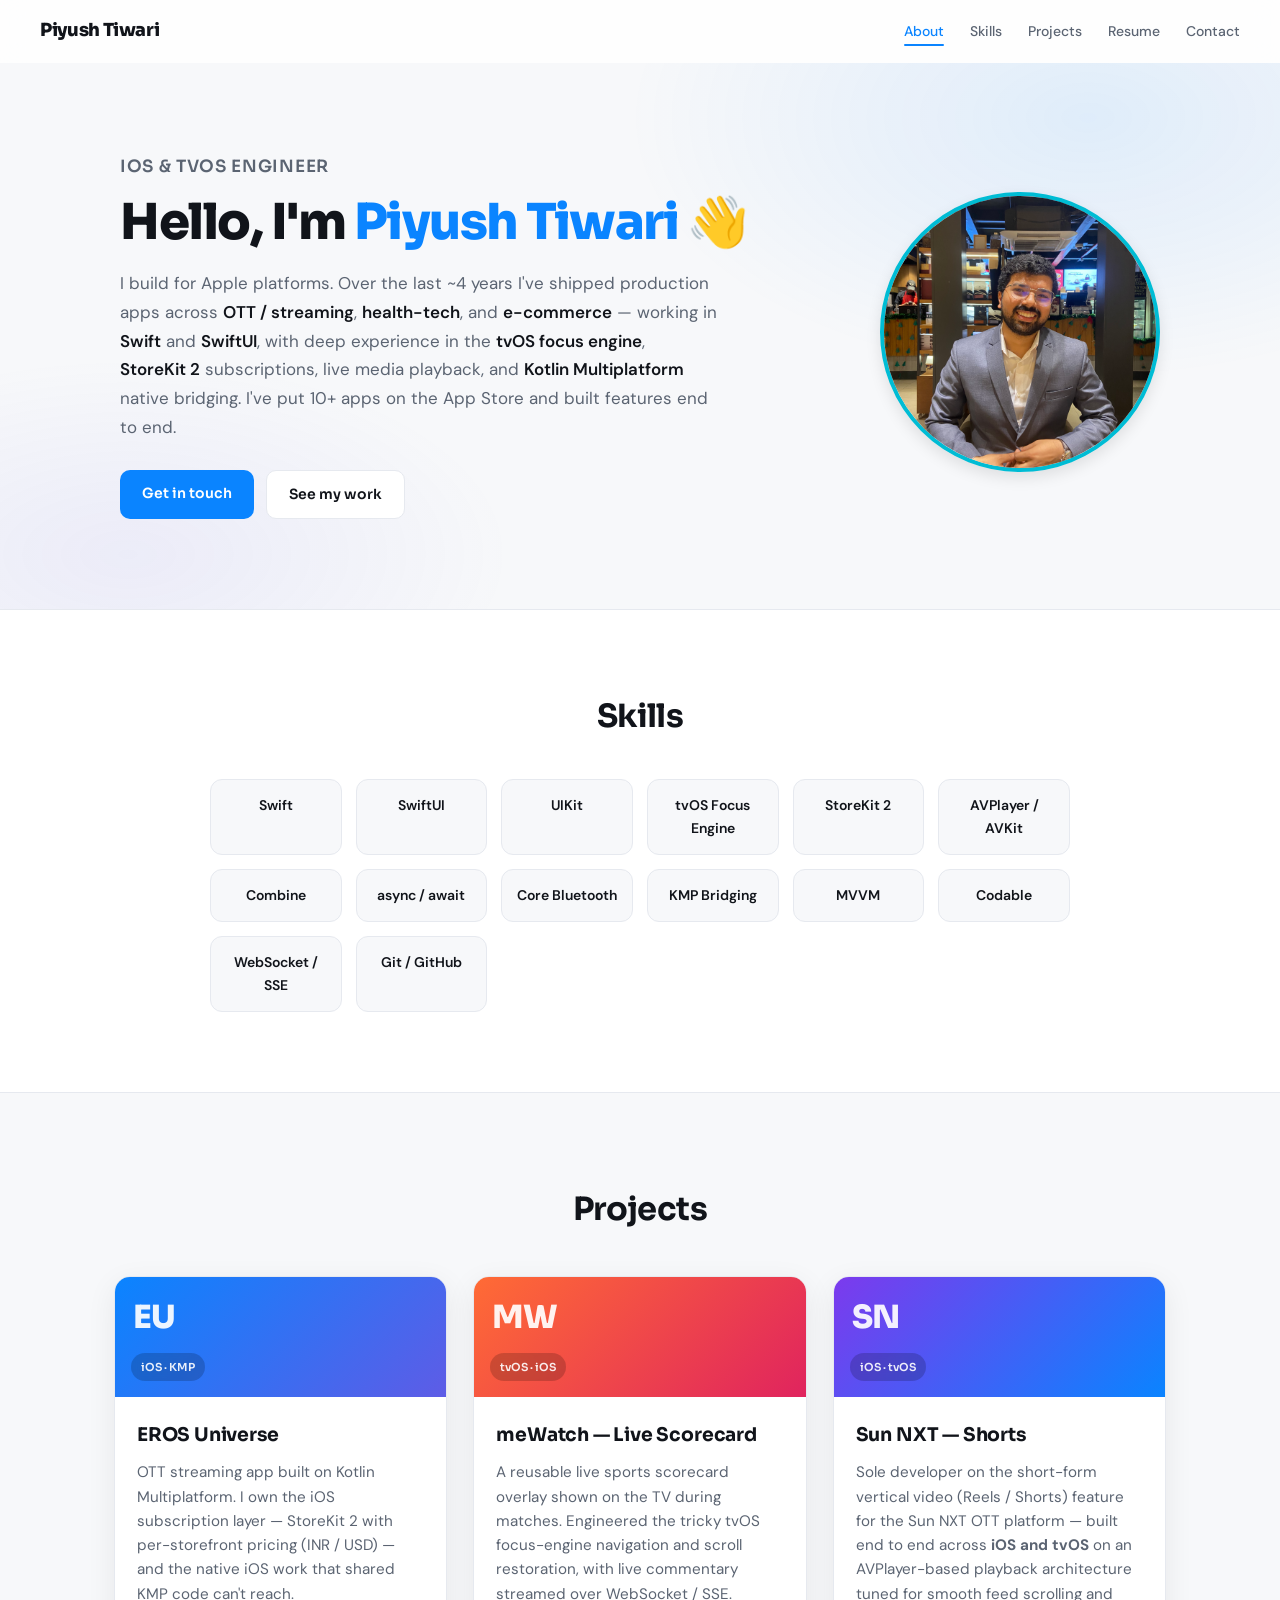
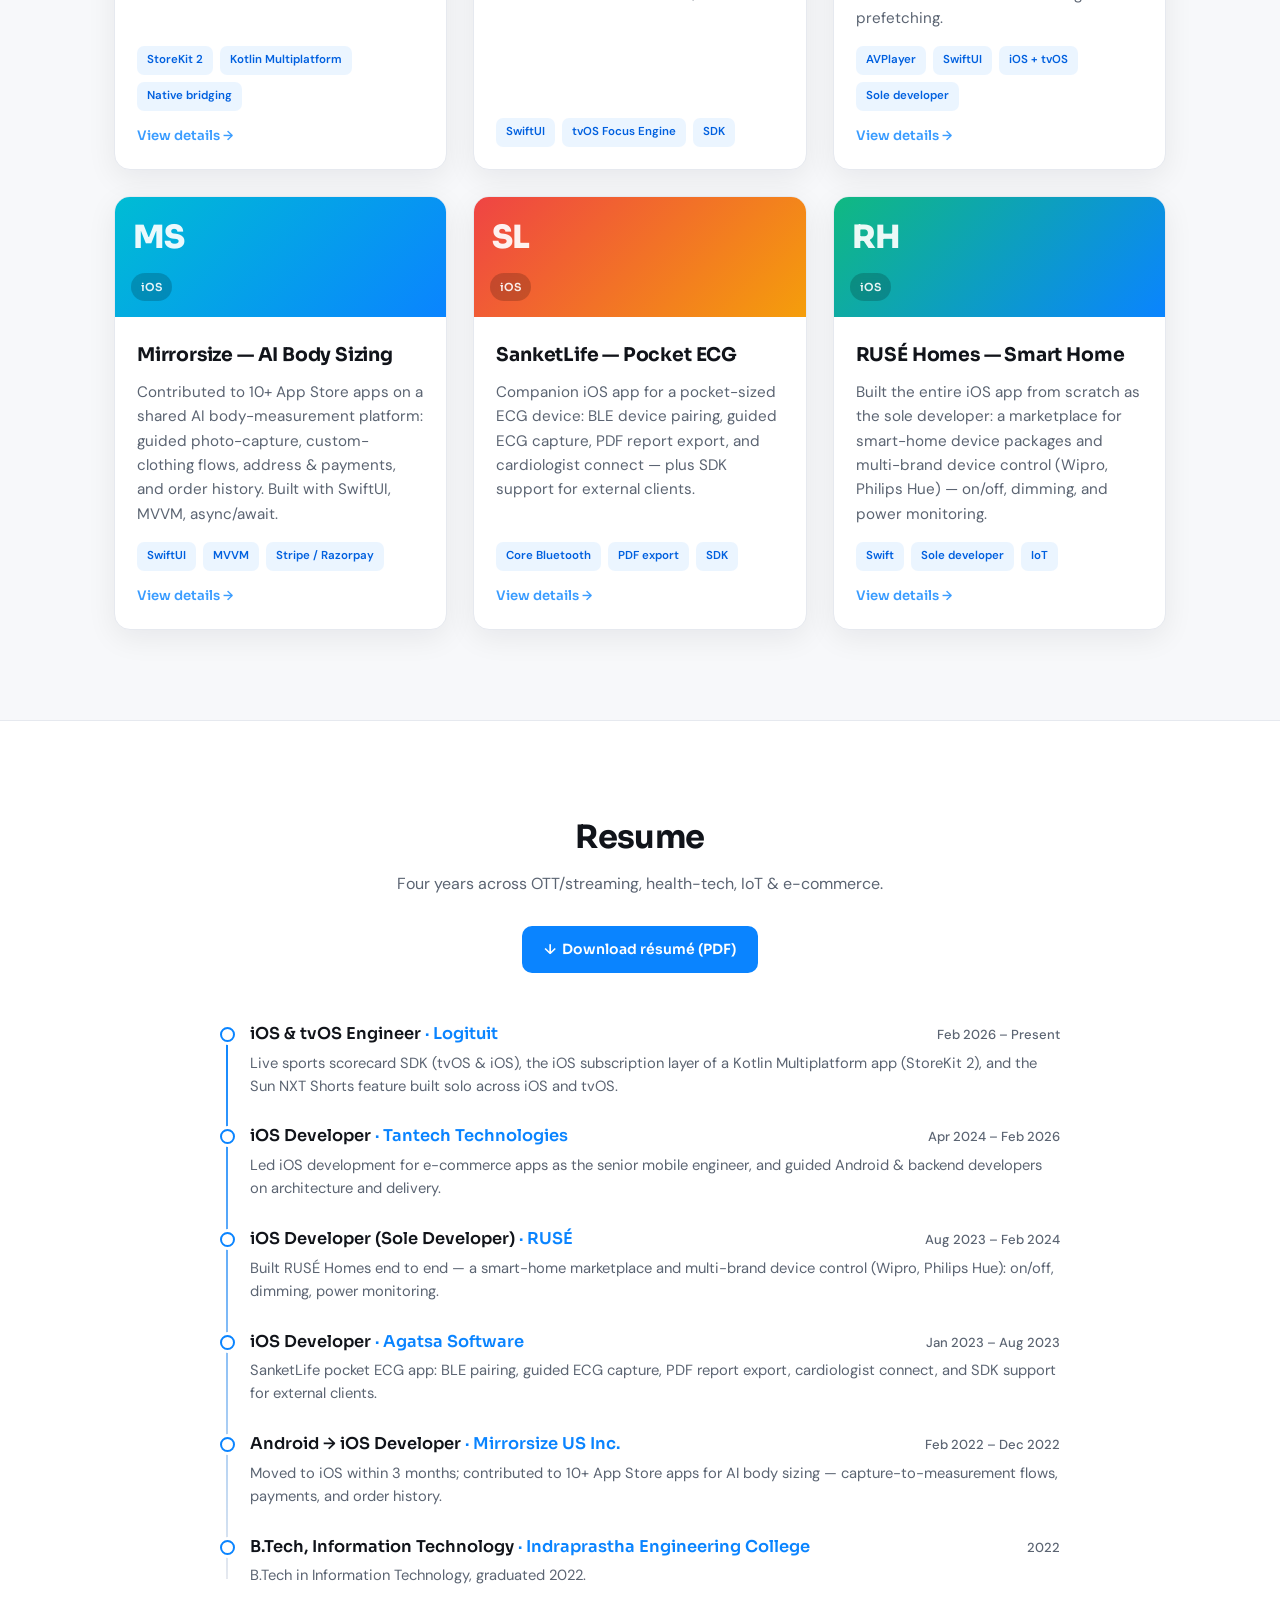
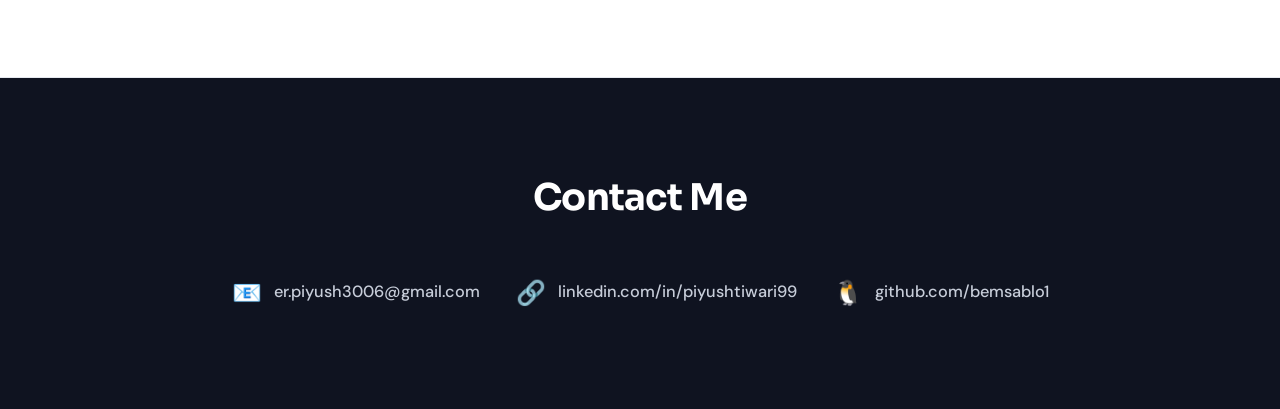
<file: index.html>
<!DOCTYPE html>
<html lang="en">
<head>
  <meta charset="UTF-8">
  <meta name="viewport" content="width=device-width, initial-scale=1.0">
  <title>Piyush Tiwari | iOS &amp; tvOS Engineer</title>
  <link rel="preconnect" href="https://fonts.googleapis.com">
  <link rel="preconnect" href="https://fonts.gstatic.com" crossorigin>
  <link href="https://fonts.googleapis.com/css2?family=Sora:wght@400;600;700;800&family=DM+Sans:wght@400;500;600&display=swap" rel="stylesheet">
  <link rel="stylesheet" href="style.css">
</head>
<body>

  <!-- Navbar -->
  <nav>
    <div class="logo">Piyush Tiwari</div>
    <ul>
      <li><a href="#about">About</a></li>
      <li><a href="#skills">Skills</a></li>
      <li><a href="#projects">Projects</a></li>
      <li><a href="#resume">Resume</a></li>
      <li><a href="#contact">Contact</a></li>
    </ul>
  </nav>

  <!-- About Section -->
  <section id="about">
    <div class="about-container">
      <div class="about-text">
        <p class="eyebrow">iOS &amp; tvOS Engineer</p>
        <h1>Hello, I'm <span>Piyush Tiwari</span> &#128075;</h1>
        <p>
          I build for Apple platforms. Over the last ~4 years I've shipped production apps across
          <strong>OTT / streaming</strong>, <strong>health-tech</strong>, and <strong>e-commerce</strong> &mdash;
          working in <strong>Swift</strong> and <strong>SwiftUI</strong>, with deep experience in the
          <strong>tvOS focus engine</strong>, <strong>StoreKit&nbsp;2</strong> subscriptions, live media
          playback, and <strong>Kotlin Multiplatform</strong> native bridging. I've put 10+ apps on the
          App Store and built features end to end.
        </p>
        <div class="about-cta">
          <a href="mailto:er.piyush3006@gmail.com" class="btn-primary">Get in touch</a>
          <a href="#projects" class="btn-ghost">See my work</a>
        </div>
      </div>

      <div class="about-img">
        <!-- <div class="monogram">PT</div> -->
        <img src="piyush.jpg" alt="Piyush Tiwari">
      </div>
    </div>
  </section>

  <!-- Skills Section -->
  <section id="skills">
    <h2>Skills</h2>
    <div class="skills-grid">
      <div>Swift</div>
      <div>SwiftUI</div>
      <div>UIKit</div>
      <div>tvOS Focus Engine</div>
      <div>StoreKit 2</div>
      <div>AVPlayer / AVKit</div>
      <div>Combine</div>
      <div>async / await</div>
      <div>Core Bluetooth</div>
      <div>KMP Bridging</div>
      <div>MVVM</div>
      <div>Codable</div>
      <div>WebSocket / SSE</div>
      <div>Git / GitHub</div>
    </div>
  </section>

  <!-- Projects Section -->
  <section id="projects">
    <h2 class="fade-in">Projects</h2>
    <div class="projects-grid">

      <div class="project-card fade-in">
        <div class="project-banner" style="--c1:#0a84ff;--c2:#5e5ce6">
          <span class="project-mark">EU</span>
          <span class="project-plat">iOS &middot; KMP</span>
        </div>
        <div class="project-content">
          <h3>EROS Universe</h3>
          <p>OTT streaming app built on Kotlin Multiplatform. I own the iOS subscription layer &mdash;
          StoreKit&nbsp;2 with per-storefront pricing (INR / USD) &mdash; and the native iOS work that shared
          KMP code can't reach.</p>
          <div class="tags"><span>StoreKit 2</span><span>Kotlin Multiplatform</span><span>Native bridging</span></div>
        </div>
      </div>

      <div class="project-card fade-in">
        <div class="project-banner" style="--c1:#ff6b35;--c2:#e0245e">
          <span class="project-mark">MW</span>
          <span class="project-plat">tvOS &middot; iOS</span>
        </div>
        <div class="project-content">
          <h3>meWatch &mdash; Live Scorecard</h3>
          <p>A reusable live sports scorecard overlay shown on the TV during matches. Engineered the
          tricky tvOS focus-engine navigation and scroll restoration, with live commentary streamed over
          WebSocket / SSE.</p>
          <div class="tags"><span>SwiftUI</span><span>tvOS Focus Engine</span><span>SDK</span></div>
        </div>
      </div>

      <div class="project-card fade-in">
        <div class="project-banner" style="--c1:#7c3aed;--c2:#0a84ff">
          <span class="project-mark">SN</span>
          <span class="project-plat">iOS &middot; tvOS</span>
        </div>
        <div class="project-content">
          <h3>Sun NXT &mdash; Shorts</h3>
          <p>Sole developer on the short-form vertical video (Reels / Shorts) feature for the Sun NXT
          OTT platform &mdash; built end to end across <strong>iOS and tvOS</strong> on an AVPlayer-based
          playback architecture tuned for smooth feed scrolling and prefetching.</p>
          <div class="tags"><span>AVPlayer</span><span>SwiftUI</span><span>iOS + tvOS</span><span>Sole developer</span></div>
        </div>
      </div>

      <div class="project-card fade-in">
        <div class="project-banner" style="--c1:#00bcd4;--c2:#0a84ff">
          <span class="project-mark">MS</span>
          <span class="project-plat">iOS</span>
        </div>
        <div class="project-content">
          <h3>Mirrorsize &mdash; AI Body Sizing</h3>
          <p>Contributed to 10+ App Store apps on a shared AI body-measurement platform: guided
          photo-capture, custom-clothing flows, address &amp; payments, and order history. Built with
          SwiftUI, MVVM, async/await.</p>
          <div class="tags"><span>SwiftUI</span><span>MVVM</span><span>Stripe / Razorpay</span></div>
        </div>
      </div>

      <div class="project-card fade-in">
        <div class="project-banner" style="--c1:#ef4444;--c2:#f59e0b">
          <span class="project-mark">SL</span>
          <span class="project-plat">iOS</span>
        </div>
        <div class="project-content">
          <h3>SanketLife &mdash; Pocket ECG</h3>
          <p>Companion iOS app for a pocket-sized ECG device: BLE device pairing, guided ECG capture,
          PDF report export, and cardiologist connect &mdash; plus SDK support for external clients.</p>
          <div class="tags"><span>Core Bluetooth</span><span>PDF export</span><span>SDK</span></div>
        </div>
      </div>

      <div class="project-card fade-in">
        <div class="project-banner" style="--c1:#10b981;--c2:#0a84ff">
          <span class="project-mark">RH</span>
          <span class="project-plat">iOS</span>
        </div>
        <div class="project-content">
          <h3>RUS&Eacute; Homes &mdash; Smart Home</h3>
          <p>Built the entire iOS app from scratch as the sole developer: a marketplace for smart-home
          device packages and multi-brand device control (Wipro, Philips Hue) &mdash; on/off, dimming, and
          power monitoring.</p>
          <div class="tags"><span>Swift</span><span>Sole developer</span><span>IoT</span></div>
        </div>
      </div>

    </div>
  </section>

  <!-- Resume Section -->
  <section id="resume">
    <div class="resume-inner">
      <h2 class="fade-in">Resume</h2>
      <p class="resume-sub fade-in">Four years across OTT/streaming, health-tech, IoT &amp; e-commerce.</p>
      <div class="resume-actions fade-in">
        <a href="Piyush_Tiwari_Resume.pdf" class="btn-primary" download>&#8595;&nbsp; Download r&eacute;sum&eacute; (PDF)</a>
      </div>

      <div class="timeline">
        <div class="tl-entry fade-in">
          <div class="tl-head">
            <div class="tl-role">iOS &amp; tvOS Engineer <span>&middot; Logituit</span></div>
            <div class="tl-date">Feb 2026 &ndash; Present</div>
          </div>
          <div class="tl-desc">Live sports scorecard SDK (tvOS &amp; iOS), the iOS subscription layer of a Kotlin Multiplatform app (StoreKit&nbsp;2), and the Sun NXT Shorts feature built solo across iOS and tvOS.</div>
        </div>

        <div class="tl-entry fade-in">
          <div class="tl-head">
            <div class="tl-role">iOS Developer <span>&middot; Tantech Technologies</span></div>
            <div class="tl-date">Apr 2024 &ndash; Feb 2026</div>
          </div>
          <div class="tl-desc">Led iOS development for e-commerce apps as the senior mobile engineer, and guided Android &amp; backend developers on architecture and delivery.</div>
        </div>

        <div class="tl-entry fade-in">
          <div class="tl-head">
            <div class="tl-role">iOS Developer (Sole Developer) <span>&middot; RUS&Eacute;</span></div>
            <div class="tl-date">Aug 2023 &ndash; Feb 2024</div>
          </div>
          <div class="tl-desc">Built RUS&Eacute; Homes end to end &mdash; a smart-home marketplace and multi-brand device control (Wipro, Philips Hue): on/off, dimming, power monitoring.</div>
        </div>

        <div class="tl-entry fade-in">
          <div class="tl-head">
            <div class="tl-role">iOS Developer <span>&middot; Agatsa Software</span></div>
            <div class="tl-date">Jan 2023 &ndash; Aug 2023</div>
          </div>
          <div class="tl-desc">SanketLife pocket ECG app: BLE pairing, guided ECG capture, PDF report export, cardiologist connect, and SDK support for external clients.</div>
        </div>

        <div class="tl-entry fade-in">
          <div class="tl-head">
            <div class="tl-role">Android &#8594; iOS Developer <span>&middot; Mirrorsize US Inc.</span></div>
            <div class="tl-date">Feb 2022 &ndash; Dec 2022</div>
          </div>
          <div class="tl-desc">Moved to iOS within 3 months; contributed to 10+ App Store apps for AI body sizing &mdash; capture-to-measurement flows, payments, and order history.</div>
        </div>

        <div class="tl-entry fade-in">
          <div class="tl-head">
            <div class="tl-role">B.Tech, Information Technology <span>&middot; Indraprastha Engineering College</span></div>
            <div class="tl-date">2022</div>
          </div>
          <div class="tl-desc">B.Tech in Information Technology, graduated 2022.</div>
        </div>
      </div>
    </div>
  </section>

  <!-- Contact Section -->
  <section id="contact">
    <h2>Contact Me</h2>
    <div class="contact-links">
      <a href="mailto:er.piyush3006@gmail.com" class="contact-item">
        <span class="contact-icon">&#128231;</span>
        <span class="contact-text">er.piyush3006@gmail.com</span>
      </a>

      <a href="https://www.linkedin.com/in/piyushtiwari99" target="_blank" rel="noopener" class="contact-item">
        <span class="contact-icon">&#128279;</span>
        <span class="contact-text">linkedin.com/in/piyushtiwari99</span>
      </a>

      <a href="https://github.com/bemsablo1" target="_blank" rel="noopener" class="contact-item">
        <span class="contact-icon">&#128039;</span>
        <span class="contact-text">github.com/bemsablo1</span>
      </a>
    </div>
  </section>

  <!-- Project Detail Modal -->
  <div id="project-modal" class="modal" aria-hidden="true">
    <div class="modal-backdrop" data-close></div>
    <div class="modal-card" role="dialog" aria-modal="true" aria-labelledby="modal-title">
      <button class="modal-close" data-close aria-label="Close">&times;</button>
      <div class="modal-banner" id="modal-banner">
        <span id="modal-mark"></span>
        <span id="modal-plat"></span>
      </div>
      <div class="modal-body">
        <h3 id="modal-title"></h3>
        <p id="modal-overview"></p>
        <h4>What I did</h4>
        <ul id="modal-points"></ul>
        <div class="tags" id="modal-tags"></div>
      </div>
    </div>
  </div>

  <script src="script.js"></script>
</body>
</html>
</file>
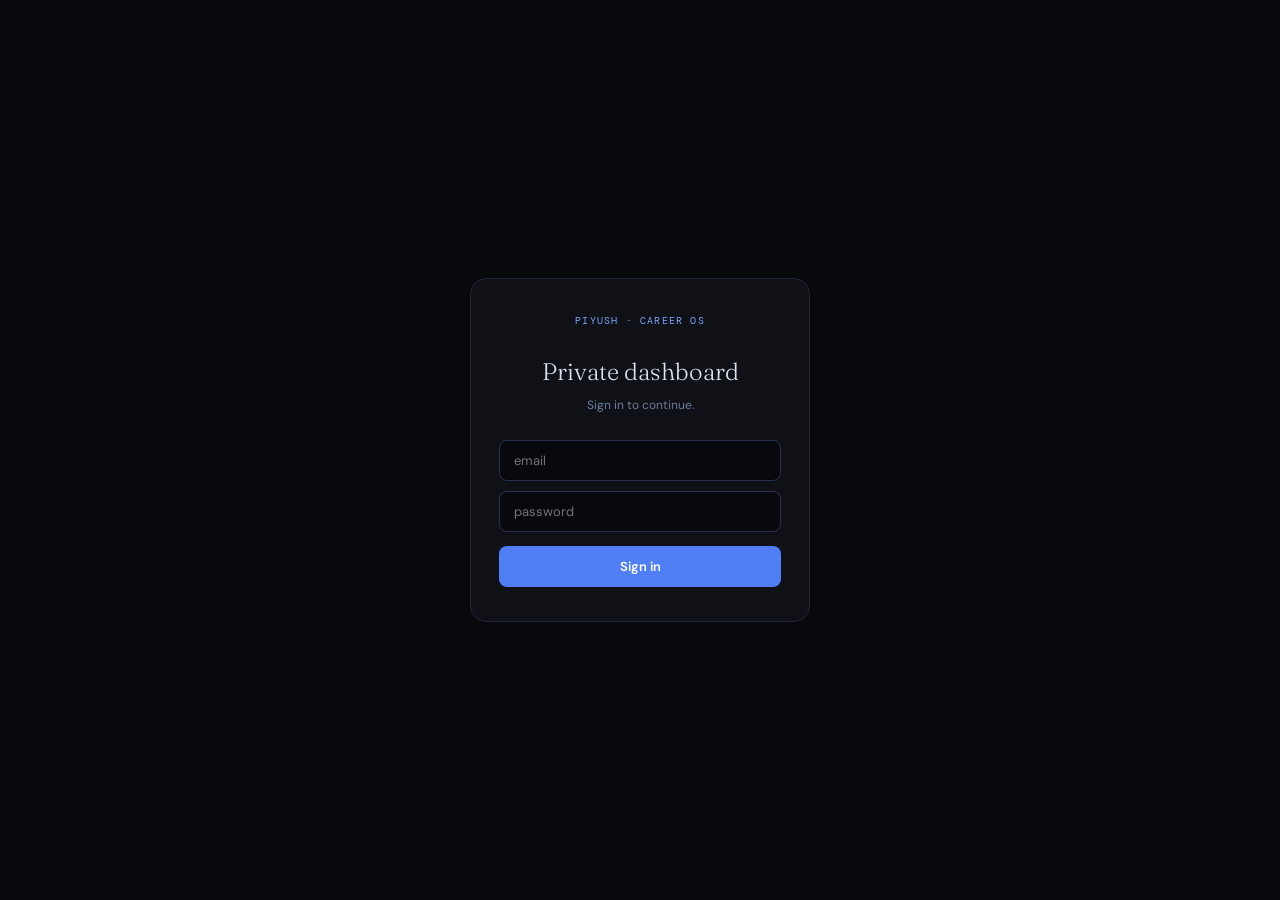
<file: tracker.html>
<!DOCTYPE html>
<html lang="en">
<head>
<meta charset="UTF-8">
<meta name="viewport" content="width=device-width, initial-scale=1.0">
<title>Career Tracker — Piyush Tiwari</title>
<link href="https://fonts.googleapis.com/css2?family=DM+Mono:wght@300;400;500&family=Fraunces:ital,opsz,wght@0,9..144,300;0,9..144,500;1,9..144,300&family=DM+Sans:wght@300;400;500;600&display=swap" rel="stylesheet">
<style>
:root{
  --bg:#08090d;--s1:#0f1117;--s2:#161920;--s3:#1c2030;
  --b1:#1e2535;--b2:#28334a;--b3:#333f58;
  --acc:#4f7ef5;--acc2:#7ba8ff;
  --g:#28c87a;--g2:#1da060;--am:#e09a1a;--rd:#e04545;--pu:#9b6ef5;--pu2:#b99aff;--cy:#1ab8d8;--cy2:#5dd4ee;
  --tx:#d8e2f2;--tx2:#6e7f99;--tx3:#333f55;
  --mono:'DM Mono',monospace;--serif:'Fraunces',serif;--sans:'DM Sans',sans-serif;
}
*{box-sizing:border-box;margin:0;padding:0}
html{scroll-behavior:smooth}
body{background:var(--bg);color:var(--tx);font-family:var(--sans);font-size:14px;line-height:1.65;min-height:100vh}

.topnav{background:rgba(8,9,13,.96);backdrop-filter:blur(12px);border-bottom:.5px solid var(--b1);padding:0 32px;display:flex;align-items:stretch;z-index:200;position:sticky;top:0;overflow-x:auto}
.topnav-brand{font-family:var(--mono);font-size:11px;font-weight:500;color:var(--tx);padding:14px 20px 14px 0;border-right:.5px solid var(--b1);margin-right:8px;white-space:nowrap;display:flex;align-items:center;flex-shrink:0}
.topnav-brand b{color:var(--acc2);font-weight:500}
.tab-btn{font-family:var(--mono);font-size:10px;letter-spacing:.07em;text-transform:uppercase;color:var(--tx2);background:none;border:none;cursor:pointer;padding:0 16px;border-bottom:2px solid transparent;transition:color .15s,border-color .15s;white-space:nowrap;flex-shrink:0}
.tab-btn:hover{color:var(--tx)}
.tab-btn.active{color:var(--acc2);border-bottom-color:var(--acc)}
.topnav-right{margin-left:auto;display:flex;align-items:center;gap:12px;padding-left:16px;border-left:.5px solid var(--b1);flex-shrink:0}
.save-indicator{font-family:var(--mono);font-size:10px;color:var(--tx3);transition:color .3s;white-space:nowrap}
.save-indicator.saved{color:var(--g)}

.tab-content{display:none}.tab-content.active{display:block}
.page{max-width:980px;margin:0 auto;padding:48px 28px 100px}
.sh{font-family:var(--mono);font-size:10px;letter-spacing:.12em;text-transform:uppercase;color:var(--tx3);margin-bottom:18px;padding-bottom:10px;border-bottom:.5px solid var(--b1);display:flex;align-items:center;gap:12px}
.sh-num{color:var(--b3)}
section{margin-bottom:52px}
.hero{margin-bottom:42px;padding-left:24px;border-left:3px solid var(--acc)}
.hero-eye{font-family:var(--mono);font-size:10px;color:var(--acc);letter-spacing:.14em;text-transform:uppercase;margin-bottom:10px}
.hero h1{font-family:var(--serif);font-size:34px;font-weight:300;color:var(--tx);margin-bottom:8px;line-height:1.15}
.hero h1 em{font-style:italic;color:var(--acc2)}
.hero-sub{font-family:var(--mono);font-size:11px;color:var(--tx2);line-height:1.7}

.score-strip{display:grid;grid-template-columns:repeat(4,minmax(0,1fr));gap:10px;margin-bottom:24px}
.sc{background:var(--s1);border:.5px solid var(--b1);border-radius:12px;padding:16px;text-align:center}
.sc-val{font-size:22px;font-weight:600;line-height:1.1;margin-bottom:5px;font-family:var(--serif)}
.sc-lbl{font-family:var(--mono);font-size:10px;color:var(--tx2);line-height:1.4}
.g-col{color:var(--g)}.am-col{color:var(--am)}.rd-col{color:var(--rd)}.acc-col{color:var(--acc2)}.pu-col{color:var(--pu2)}

.dim-wrap{background:var(--s1);border:.5px solid var(--b1);border-radius:12px;padding:18px 22px;margin-bottom:12px}
.dim-group-label{font-family:var(--mono);font-size:10px;color:var(--tx3);letter-spacing:.08em;text-transform:uppercase;margin-bottom:12px;margin-top:4px}
.dim-row{display:flex;align-items:center;gap:12px;margin-bottom:9px}
.dim-row:last-child{margin-bottom:0}
.dim-lbl{font-size:12px;color:var(--tx2);min-width:190px;flex-shrink:0}
.dim-bar-bg{flex:1;height:5px;background:var(--s3);border-radius:3px;overflow:hidden}
.dim-bar{height:100%;border-radius:3px}
.dbg{background:var(--g)}.dba{background:var(--am)}.dbr{background:var(--rd)}
.dim-score{font-family:var(--mono);font-size:11px;min-width:28px;text-align:right;color:var(--tx2)}

.gap-grid{display:grid;grid-template-columns:1fr 1fr;gap:10px}
.gc{background:var(--s1);border:.5px solid var(--b1);border-radius:12px;padding:16px 18px}
.gc-head{display:flex;align-items:flex-start;gap:10px;margin-bottom:9px}
.badge{font-family:var(--mono);font-size:9px;padding:3px 9px;border-radius:4px;letter-spacing:.05em;text-transform:uppercase;flex-shrink:0;margin-top:1px;border:.5px solid transparent}
.bg-r{background:rgba(224,69,69,.12);color:var(--rd);border-color:rgba(224,69,69,.3)}
.bg-a{background:rgba(224,154,26,.1);color:var(--am);border-color:rgba(224,154,26,.25)}
.bg-g{background:rgba(40,200,122,.09);color:var(--g);border-color:rgba(40,200,122,.25)}
.bg-b{background:rgba(79,126,245,.1);color:var(--acc2);border-color:rgba(79,126,245,.25)}
.gc-title{font-size:13px;font-weight:600;color:var(--tx);line-height:1.3}
.gc-body{font-size:12px;color:var(--tx2);line-height:1.65}
.gc-body strong{color:var(--tx);font-weight:600}

/* roadmap */
.rm-wrap{position:relative;padding-left:52px}
.rm-line{position:absolute;left:18px;top:20px;bottom:20px;width:1px;background:var(--b2)}
.rm-item{position:relative;margin-bottom:12px}
.rm-dot{position:absolute;left:-52px;width:36px;height:36px;border-radius:50%;border:1.5px solid var(--b2);background:var(--s1);display:flex;align-items:center;justify-content:center;font-family:var(--mono);font-size:9px;color:var(--tx2);z-index:1;text-align:center;line-height:1.1}
.rm-dot.p0{border-color:var(--rd);background:rgba(224,69,69,.08);color:var(--rd)}
.rm-dot.p1{border-color:var(--acc);background:rgba(79,126,245,.08);color:var(--acc2)}
.rm-dot.p2{border-color:var(--am);background:rgba(224,154,26,.08);color:var(--am)}
.rm-dot.p3{border-color:var(--pu);background:rgba(155,110,245,.08);color:var(--pu2)}
.rm-card{background:var(--s1);border:.5px solid var(--b1);border-radius:12px;padding:16px 18px}
.rm-head{display:flex;align-items:center;gap:10px;margin-bottom:10px;flex-wrap:wrap}
.rm-title{font-size:14px;font-weight:600;color:var(--tx)}
.rm-when{font-family:var(--mono);font-size:10px;color:var(--tx3);margin-left:auto}
.rm-goal{font-size:12px;color:var(--tx2);margin-bottom:12px;font-style:italic;border-left:2px solid var(--b2);padding-left:10px}
.rm-list{list-style:none}
.rm-list li{font-size:12.5px;color:var(--tx2);padding:4px 0 4px 14px;border-left:1.5px solid var(--b2);margin-bottom:6px;line-height:1.55}
.rm-list li strong{color:var(--tx);font-weight:600}

/* checklist */
.cl-progress-label{font-family:var(--mono);font-size:11px;color:var(--tx2);margin-bottom:8px;display:flex;justify-content:space-between}
.cl-progress-bar{height:4px;background:var(--s3);border-radius:2px;overflow:hidden;margin-bottom:24px}
.cl-progress-fill{height:100%;background:var(--g);border-radius:2px;transition:width .4s ease;width:0}
.cl-group{margin-bottom:24px}
.cl-group-title{font-family:var(--mono);font-size:10px;color:var(--tx3);letter-spacing:.1em;text-transform:uppercase;margin-bottom:10px;padding-bottom:6px;border-bottom:.5px solid var(--b1);display:flex;justify-content:space-between}
.cl-group-title span{color:var(--tx2)}
.cl-item{display:flex;align-items:flex-start;gap:12px;padding:10px 14px;border-radius:8px;margin-bottom:4px;cursor:pointer;transition:background .1s}
.cl-item:hover{background:var(--s2)}
.cl-item.done{opacity:.5}
.cl-cb{width:16px;height:16px;border:1.5px solid var(--b3);border-radius:3px;flex-shrink:0;margin-top:2px;display:flex;align-items:center;justify-content:center;transition:all .15s;background:transparent}
.cl-item.done .cl-cb{background:var(--g2);border-color:var(--g2)}
.cl-cb-tick{display:none;width:8px;height:8px}
.cl-item.done .cl-cb-tick{display:block}
.cl-text{flex:1}
.cl-label{font-size:13px;color:var(--tx);line-height:1.4}
.cl-item.done .cl-label{text-decoration:line-through;color:var(--tx2)}
.cl-meta{font-family:var(--mono);font-size:10px;color:var(--tx3);margin-top:3px;line-height:1.5}
.cl-tag{font-family:var(--mono);font-size:9px;padding:1px 6px;border-radius:3px;margin-left:8px;vertical-align:middle;text-transform:uppercase;letter-spacing:.04em}

.notes-wrap{background:var(--s1);border:.5px solid var(--b1);border-radius:12px;padding:18px 20px;margin-top:8px}
.notes-wrap label{font-family:var(--mono);font-size:10px;color:var(--tx3);letter-spacing:.08em;text-transform:uppercase;display:block;margin-bottom:10px}
.notes-area{width:100%;min-height:120px;background:var(--bg);border:.5px solid var(--b1);border-radius:8px;color:var(--tx);font-family:var(--sans);font-size:13px;padding:12px 14px;resize:vertical;line-height:1.6}
.notes-area:focus{outline:none;border-color:var(--b3)}

.btn-ghost{font-family:var(--mono);font-size:10px;letter-spacing:.05em;text-transform:uppercase;color:var(--tx2);background:none;border:.5px solid var(--b2);border-radius:6px;padding:7px 14px;cursor:pointer;transition:all .15s}
.btn-ghost:hover{color:var(--rd);border-color:rgba(224,69,69,.4)}

.note-box{background:var(--s1);border:.5px solid var(--b1);border-radius:12px;padding:16px 20px;font-size:12.5px;color:var(--tx2);line-height:1.7;margin-bottom:16px}
.note-box strong{color:var(--tx);font-weight:600}

@media(max-width:680px){
  .score-strip{grid-template-columns:1fr 1fr}
  .gap-grid{grid-template-columns:1fr}
  .dim-lbl{min-width:130px}
  .page{padding:32px 18px 80px}
}
/* expandable learning items */
.li-item{border-bottom:.5px solid var(--b1)}
.li-item:last-child{border-bottom:none}
.li-head{display:flex;align-items:center;gap:11px;padding:11px 8px;cursor:pointer;border-radius:8px;transition:background .1s}
.li-head:hover{background:var(--s2)}
.li-chevron{font-size:10px;color:var(--tx3);transition:transform .15s;width:10px;flex-shrink:0;text-align:center}
.li-chevron.open{transform:rotate(90deg)}
.li-cb{width:16px;height:16px;border:1.5px solid var(--b3);border-radius:3px;flex-shrink:0;display:flex;align-items:center;justify-content:center;transition:all .15s;background:transparent}
.li-cb.done{background:var(--g2);border-color:var(--g2)}
.li-cb.partial{border-color:var(--am)}
.li-cb .tick{display:none}
.li-cb.done .tick{display:block;width:8px;height:8px}
.li-cb .dash{display:none}
.li-cb.partial .dash{display:block;width:8px;height:2px;background:var(--am);border-radius:1px}
.li-text{flex:1;min-width:0}
.li-label{font-size:13px;color:var(--tx);line-height:1.35}
.li-label.done{color:var(--tx2);text-decoration:line-through}
.li-prog{font-family:var(--mono);font-size:10px;color:var(--tx3);flex-shrink:0;min-width:30px;text-align:right}
.li-subs{display:none;padding:2px 0 12px 37px}
.li-subs.open{display:block}
.sub-item{display:flex;align-items:flex-start;gap:9px;padding:5px 8px;border-radius:6px;cursor:pointer;transition:background .1s}
.sub-item:hover{background:var(--s2)}
.sub-cb{width:13px;height:13px;border:1.5px solid var(--b3);border-radius:3px;flex-shrink:0;margin-top:2px;display:flex;align-items:center;justify-content:center;background:transparent;transition:all .15s}
.sub-item.done .sub-cb{background:var(--g2);border-color:var(--g2)}
.sub-cb .tick{display:none}
.sub-item.done .sub-cb .tick{display:block;width:7px;height:7px}
.sub-label{font-size:12px;color:var(--tx2);line-height:1.45}
.sub-item.done .sub-label{text-decoration:line-through;color:var(--tx3)}

/* login gate */
#login-gate{display:none;position:fixed;inset:0;z-index:1000;background:var(--bg);align-items:center;justify-content:center;padding:24px}
body.locked #login-gate{display:flex}
body.locked .topnav,body.locked .tab-content{display:none}
.lg-card{width:100%;max-width:340px;background:var(--s1);border:.5px solid var(--b1);border-radius:16px;padding:34px 28px;text-align:center}
.lg-brand{font-family:var(--mono);font-size:10px;letter-spacing:.12em;color:var(--acc2);margin-bottom:22px}
.lg-title{font-family:var(--serif);font-size:24px;font-weight:300;color:var(--tx);margin-bottom:5px}
.lg-sub{font-size:12px;color:var(--tx2);margin-bottom:24px}
.lg-input{width:100%;background:var(--bg);border:.5px solid var(--b2);border-radius:8px;color:var(--tx);font-family:var(--sans);font-size:13px;padding:11px 14px;margin-bottom:10px}
.lg-input:focus{outline:none;border-color:var(--acc)}
.lg-btn{width:100%;background:var(--acc);color:#fff;border:none;border-radius:8px;padding:12px;font-family:var(--sans);font-size:13px;font-weight:600;cursor:pointer;margin-top:4px;transition:background .15s}
.lg-btn:hover{background:#3f6fe0}
.lg-error{display:none;color:var(--rd);font-size:11px;margin-top:13px;font-family:var(--mono)}
.lock-btn{font-family:var(--mono);font-size:10px;letter-spacing:.05em;text-transform:uppercase;color:var(--tx3);background:none;border:none;cursor:pointer;padding:0;transition:color .15s}
.lock-btn:hover{color:var(--tx)}

</style>
</head>
<body class="locked">

<div id="login-gate">
  <div class="lg-card">
    <div class="lg-brand">PIYUSH · CAREER OS</div>
    <div class="lg-title">Private dashboard</div>
    <div class="lg-sub">Sign in to continue.</div>
    <input id="lg-email" class="lg-input" type="email" placeholder="email" autocomplete="username" onkeydown="if(event.key==='Enter')attemptLogin()">
    <input id="lg-pass" class="lg-input" type="password" placeholder="password" autocomplete="current-password" onkeydown="if(event.key==='Enter')attemptLogin()">
    <button class="lg-btn" onclick="attemptLogin()">Sign in</button>
    <div id="lg-error" class="lg-error"></div>
  </div>
</div>

<nav class="topnav">
  <div class="topnav-brand">PIYUSH&nbsp;<b>·</b>&nbsp;CAREER OS</div>
  <button class="tab-btn active" onclick="switchTab('overview',this)">Overview</button>
  <button class="tab-btn" onclick="switchTab('roadmap',this)">Roadmap</button>
  <button class="tab-btn" onclick="switchTab('tracker',this)">Tracker</button>
  <button class="tab-btn" onclick="switchTab('learning',this)">Learning</button>
  <button class="tab-btn" onclick="switchTab('ai',this)">AI &amp; Moat</button>
  <div class="topnav-right">
    <span class="save-indicator" id="saveIndicator">all saved</span>
    <button class="lock-btn" onclick="logout()" title="Lock dashboard">⊘ lock</button>
  </div>
</nav>

<!-- OVERVIEW -->
<div class="tab-content active" id="tab-overview">
  <div class="page">
    <div class="hero">
      <div class="hero-eye">Career Readiness · iOS / tvOS Engineer</div>
      <h1>The <em>honest</em> read, made trackable.</h1>
      <div class="hero-sub">~4 yrs experience · Bengaluru · Logituit (OTT)<br>The next 12 months decide: consolidate toward senior, or plateau as a mid-level implementer.</div>
    </div>

    <section>
      <div class="sh"><span class="sh-num">01</span> Readiness at a glance</div>
      <div class="score-strip" id="score-strip"></div>
      <div class="note-box"><strong>Read this honestly:</strong> your niche is real and it opens doors — but the interview, the hopping pattern, and a generalist identity are what will lose offers. These four numbers are my assessment, not a compliment. The job is to move the red ones.</div>
    </section>

    <section>
      <div class="sh"><span class="sh-num">02</span> Skills — where you actually stand</div>
      <div id="skills-root"></div>
      <div class="note-box" style="margin-top:14px">Green = a credible strength you can interview on. Amber = usable but shallow. Red = a gap that will get exposed. These are my estimates from what I know of your work — adjust them in your head as you go.</div>
    </section>

    <section>
      <div class="sh"><span class="sh-num">03</span> Critical gaps to close</div>
      <div class="gap-grid" id="gaps-root"></div>
    </section>
  </div>
</div>

<!-- ROADMAP -->
<div class="tab-content" id="tab-roadmap">
  <div class="page">
    <div class="hero">
      <div class="hero-eye">The Plan</div>
      <h1>Now &rarr; 3 &rarr; 6 &rarr; 12 <em>months</em></h1>
      <div class="hero-sub">Each phase has one job. Don't skip ahead — visibility before depth, depth before the senior move.</div>
    </div>
    <section>
      <div class="rm-wrap" id="roadmap-root">
        <div class="rm-line"></div>
      </div>
    </section>
  </div>
</div>

<!-- TRACKER -->
<div class="tab-content" id="tab-tracker">
  <div class="page">
    <div class="hero">
      <div class="hero-eye">Execution</div>
      <h1>What I'm <em>working on</em></h1>
      <div class="hero-sub">Tap to check off. Progress saves automatically. This is the part that actually moves your career.</div>
    </div>
    <section>
      <div class="cl-progress-label"><span id="cl-progress-text">0 / 0 completed</span><span id="cl-progress-pct">0%</span></div>
      <div class="cl-progress-bar"><div class="cl-progress-fill" id="cl-progress-fill"></div></div>
      <div id="checklist-root"></div>

      <div class="notes-wrap">
        <label>Reflection &amp; blockers — what's working, what's stuck (saves automatically)</label>
        <textarea class="notes-area" id="notes-area" placeholder="e.g. Drafted the focus-engine blog post. Stuck on system design — need a structured resource. Used Claude Code to ship the restore-purchase flow in half the usual time..."></textarea>
      </div>
      <div style="margin-top:16px;text-align:right">
        <button class="btn-ghost" onclick="resetProgress()">reset all progress</button>
      </div>
    </section>
  </div>
</div>

<!-- LEARNING -->
<div class="tab-content" id="tab-learning">
  <div class="page">
    <div class="hero">
      <div class="hero-eye">Learning</div>
      <h1>Polish the <em>craft</em>.</h1>
      <div class="hero-sub">Two tracks: iOS / tvOS depth, and DSA for interviews. Tap to check off as you genuinely cover something.<br><span style="color:var(--rd)">must</span> = interview-critical &nbsp;·&nbsp; <span style="color:var(--am)">grow</span> = senior depth &nbsp;·&nbsp; <span style="color:var(--g)">solidify</span> = you are already decent, make it interview-proof.</div>
    </div>
    <section>
      <div class="cl-progress-label"><span>iOS / tvOS</span><span id="ln-ios-pct">0%</span></div>
      <div class="cl-progress-bar"><div class="cl-progress-fill" id="ln-ios-fill" style="background:var(--acc)"></div></div>
      <div class="cl-progress-label"><span>DSA</span><span id="ln-dsa-pct">0%</span></div>
      <div class="cl-progress-bar"><div class="cl-progress-fill" id="ln-dsa-fill" style="background:var(--pu)"></div></div>
      <div id="learning-root"></div>
      <div style="margin-top:16px;display:flex;gap:8px;justify-content:flex-end;flex-wrap:wrap">
        <button class="btn-ghost" style="color:var(--tx2);border-color:var(--b2)" onclick="setAllExpanded(true)">expand all</button>
        <button class="btn-ghost" style="color:var(--tx2);border-color:var(--b2)" onclick="setAllExpanded(false)">collapse all</button>
        <button class="btn-ghost" onclick="resetLearning()">reset learning progress</button>
      </div>
    </section>
  </div>
</div>

<!-- AI & MOAT -->
<div class="tab-content" id="tab-ai">
  <div class="page">
    <div class="hero">
      <div class="hero-eye">AI &amp; Your Market</div>
      <h1>Where AI <em>helps</em>, where it <em>hunts</em>.</h1>
      <div class="hero-sub">The blunt version: AI doesn't threaten you directly — staying a generalist feature-implementer does. AI just raises the penalty for it.</div>
    </div>
    <section>
      <div class="sh"><span class="sh-num">01</span> The honest landscape</div>
      <div class="gap-grid" id="ai-root"></div>
    </section>
    <section>
      <div class="sh"><span class="sh-num">02</span> The one-line strategy</div>
      <div class="note-box" style="font-size:13px">
        <strong>Climb the abstraction ladder and get loud about the moat.</strong> The work AI compresses hardest is exactly your first three years — Figma-to-SwiftUI, CRUD, e-commerce flows. The work it's bad at is device-bound and under-documented: tvOS focus engine, Instruments profiling, threading/memory bugs, video pipeline tuning, StoreKit edge cases. Lean into that, make it public, and use AI to ship more scope than your peers — so you read as an AI-leveraged senior, not a replaceable mid.
      </div>
    </section>
  </div>
</div>

<script>
// ═══════════════════════ STORAGE (window.storage → localStorage fallback) ═══════════════════════
const SK = { cl:'piyush_cl_v1', notes:'piyush_notes_v1', learn:'piyush_learn_v2' };

async function storeSave(key, data){
  try{ await window.storage.set(key, JSON.stringify(data)); showSaved(); }
  catch(e){ try{ localStorage.setItem(key, JSON.stringify(data)); showSaved(); }catch(e2){ console.error('storage fail',e2); } }
}
async function storeLoad(key, def){
  try{ const r = await window.storage.get(key); return r ? JSON.parse(r.value) : def; }
  catch(e){ try{ const v = localStorage.getItem(key); return v ? JSON.parse(v) : def; }catch(e2){ return def; } }
}
function showSaved(){
  const el = document.getElementById('saveIndicator');
  el.textContent='saved ✓'; el.classList.add('saved');
  setTimeout(()=>{ el.textContent='all saved'; el.classList.remove('saved'); },1500);
}

// ═══════════════════════ LOGIN GATE (soft client-side lock — NOT real security) ═══════════════════════
const AUTH = {
  email: 'er.piyush3006@gmail.com',
  // SHA-256 of the password. Default password is "Logix@2026".
  // To change it: open the browser console and run:  await sha256('YourNewPassword')
  // then paste the printed value here, replacing the string below.
  hash: 'c0a299aa6e17f973f91eab2503493e8175783582d2cd72daba01613f2e3cb430'
};
async function sha256(str){
  const buf = await crypto.subtle.digest('SHA-256', new TextEncoder().encode(str));
  return [...new Uint8Array(buf)].map(b=>b.toString(16).padStart(2,'0')).join('');
}
async function attemptLogin(){
  const email = document.getElementById('lg-email').value.trim().toLowerCase();
  const pass = document.getElementById('lg-pass').value;
  const err = document.getElementById('lg-error');
  try{
    const h = await sha256(pass);
    if(email === AUTH.email.toLowerCase() && h === AUTH.hash){
      unlock();
      try{ sessionStorage.setItem('piyush_auth','1'); }catch(e){}
    } else {
      err.textContent = 'Wrong email or password.'; err.style.display = 'block';
    }
  }catch(e){
    err.textContent = 'Needs a secure context (open via https / GitHub Pages).'; err.style.display = 'block';
  }
}
function unlock(){ document.body.classList.remove('locked'); }
function checkSession(){ try{ if(sessionStorage.getItem('piyush_auth')==='1') unlock(); }catch(e){} }
function logout(){ try{ sessionStorage.removeItem('piyush_auth'); }catch(e){} location.reload(); }
checkSession();

// ═══════════════════════ TAB SWITCHING ═══════════════════════
function switchTab(tab, btn){
  document.querySelectorAll('.tab-content').forEach(t=>t.classList.remove('active'));
  document.querySelectorAll('.tab-btn').forEach(b=>b.classList.remove('active'));
  document.getElementById('tab-'+tab).classList.add('active');
  if(btn) btn.classList.add('active');
  window.scrollTo(0,0);
}

// ═══════════════════════ OVERVIEW DATA ═══════════════════════
const SCORES = [
  {val:'High',    lbl:'Niche strength<br>tvOS / streaming',     cls:'g-col'},
  {val:'Gap',     lbl:'Interview readiness<br>DSA · system design', cls:'rd-col'},
  {val:'Risk',    lbl:'Stability signal<br>4 cos / 24 mo early',  cls:'am-col'},
  {val:'Medium',  lbl:'AI resilience<br>moat vs. generalist',     cls:'am-col'},
];
function renderScores(){
  document.getElementById('score-strip').innerHTML = SCORES.map(s=>
    `<div class="sc"><div class="sc-val ${s.cls}">${s.val}</div><div class="sc-lbl">${s.lbl}</div></div>`).join('');
}

const SKILLS = [
  {group:'Core iOS / tvOS — your engine', items:[
    {l:'tvOS Focus Engine',v:9},
    {l:'Swift / SwiftUI',v:8},
    {l:'StoreKit 2 (subscriptions)',v:8},
    {l:'UIKit',v:7},
    {l:'KMP ↔ native bridging',v:7},
    {l:'AVPlayer / media playback',v:6},
    {l:'Core Bluetooth (BLE)',v:6},
  ]},
  {group:'Engineering maturity — the exposed flank', items:[
    {l:'Architecture at scale',v:5},
    {l:'Swift Concurrency (actors)',v:4},
    {l:'iOS system design',v:3},
    {l:'DSA / fundamentals',v:3},
    {l:'Testing (XCTest / snapshot)',v:2},
    {l:'CI/CD (Fastlane / Xcode Cloud)',v:2},
  ]},
  {group:'Career signals — what the market sees', items:[
    {l:'AI-assisted velocity',v:5},
    {l:'Written comms / design docs',v:4},
    {l:'Tenure / stability',v:3},
    {l:'Public footprint (GitHub/blog)',v:2},
    {l:'On-device ML / Core ML',v:2},
  ]},
];
function barClass(v){ return v>=7?'dbg':v>=5?'dba':'dbr'; }
function renderSkills(){
  document.getElementById('skills-root').innerHTML = SKILLS.map(grp=>
    `<div class="dim-wrap"><div class="dim-group-label">${grp.group}</div>${
      grp.items.map(it=>`<div class="dim-row">
        <div class="dim-lbl">${it.l}</div>
        <div class="dim-bar-bg"><div class="dim-bar ${barClass(it.v)}" style="width:${it.v*10}%"></div></div>
        <div class="dim-score">${it.v}/10</div>
      </div>`).join('')
    }</div>`).join('');
}

const GAPS = [
  {b:'red',bt:'pattern',t:'The job-hopping is a pattern, not a blip',body:'Four companies in 24 months (Feb 2022–Feb 2024), none over ~10 months. Tantech (22 mo) repairs it; you\'re 4 mo into Logituit. <strong>You haven\'t yet proven you can stay 3+ years and reach real seniority.</strong> Have a true answer ready.'},
  {b:'amber',bt:'identity',t:'Breadth is hiding your depth',body:'ECG, smart home, e-commerce, OTT, reels, KMP — looks like range, reads like a tour. <strong>tvOS focus-engine work is your only genuine depth.</strong> Narrow the story, don\'t widen it.'},
  {b:'red',bt:'interview',t:'The interview is where you\'re exposed',body:'The niche gets you in the door; <strong>DSA, iOS system design, and Swift Concurrency can drop the floor out.</strong> Right now your resume writes cheques the interview may not cash.'},
  {b:'amber',bt:'proof',t:'No public proof of any of it',body:'No GitHub presence, no writing. <strong>A blog post on the focus-engine trap + one small OSS Swift package</strong> would differentiate you more than any resume line.'},
  {b:'amber',bt:'rigor',t:'No testing / CI-CD signal',body:'Nothing in your history shows XCTest, snapshot tests, Fastlane, or Xcode Cloud — and senior media roles ask for it. <strong>Add real testing + one pipeline</strong> to a single project.'},
  {b:'amber',bt:'calibration',t:'Solo-dev calibration risk',body:'Mostly solo / informal-lead roles at small startups means <strong>you may never have been calibrated against a strong senior or a mature codebase.</strong> Blind spots you can\'t see yet.'},
];
function renderGaps(){
  const cls={red:'bg-r',amber:'bg-a',green:'bg-g',blue:'bg-b'};
  document.getElementById('gaps-root').innerHTML = GAPS.map(g=>
    `<div class="gc"><div class="gc-head"><span class="badge ${cls[g.b]}">${g.bt}</span><div class="gc-title">${g.t}</div></div><div class="gc-body">${g.body}</div></div>`).join('');
}

// ═══════════════════════ ROADMAP ═══════════════════════
const ROADMAP = [
  {p:'p0',dot:'NOW',title:'Quick wins',when:'this week',goal:'Stop leaving free points on the table.',items:[
    '<strong>Fill real contact details</strong> into resume + portfolio, then deploy the site (GitHub Pages / Vercel).',
    '<strong>Fix LinkedIn headline</strong> to your niche: "iOS / tvOS Engineer — OTT &amp; Streaming".',
    '<strong>Quantify resume bullets</strong> — crash-free %, perf numbers, subscription/revenue impact, even rough internal figures.',
    '<strong>Collapse the Mirrorsize app list</strong> into one line; spend the space on distinct work.',
  ]},
  {p:'p1',dot:'3 MO',title:'Visibility &amp; AI velocity',when:'months 1–3',goal:'Pick the moat, go public, get fast.',items:[
    '<strong>Publish a technical writeup</strong> on the tvOS focus-engine trap + the RTL-inheritance bug. Almost nobody writes this.',
    '<strong>Ship one small open-source Swift package</strong> (a sanitized focus-management helper) with a real README.',
    '<strong>Build with AI, not just debug.</strong> Get genuinely fast with Claude Code / Cursor so you ship more scope than peers.',
    '<strong>Adopt the specialist identity</strong> everywhere: "tvOS / streaming specialist", not "iOS generalist".',
    'Start a steady <strong>DSA refresher</strong> (a few problems a week — compounding, not cramming).',
  ]},
  {p:'p2',dot:'6 MO',title:'Depth &amp; systems',when:'months 4–6',goal:'Move from features to systems.',items:[
    '<strong>Own a subsystem end-to-end</strong> at Logituit — not just tickets.',
    '<strong>Learn iOS system design</strong> properly: offline caching, video pipeline architecture, trade-offs.',
    '<strong>Add a real test suite + one CI/CD pipeline</strong> (XCTest/snapshot + Fastlane or Xcode Cloud) so you can speak to it.',
    '<strong>Swift Concurrency deep dive</strong>: actors, structured concurrency, async sequences.',
    '<strong>Start Core ML / Apple Intelligence</strong> — your Mirrorsize ML-adjacent past gives you a credible thread. Be early.',
    '<strong>Write design docs / detailed PRs</strong> at work — build the written-comms muscle.',
  ]},
  {p:'p3',dot:'12 MO',title:'Senior positioning',when:'months 7–12',goal:'Read as senior-track — and finally have a stability story.',items:[
    '<strong>Demonstrated system ownership</strong> + a real public footprint (posts, OSS with a little traction).',
    '<strong>Mentor a junior / run code reviews</strong> — seniority is partly leverage on others.',
    '<strong>~2 years tenure forming</strong> — the hopping story becomes a stability story.',
    '<strong>Make the move:</strong> get leveled-up at Logituit, or take a senior product role at a real comp jump.',
  ]},
];
function renderRoadmap(){
  const root=document.getElementById('roadmap-root');
  root.innerHTML = '<div class="rm-line"></div>' + ROADMAP.map(r=>
    `<div class="rm-item">
      <div class="rm-dot ${r.p}">${r.dot}</div>
      <div class="rm-card">
        <div class="rm-head"><div class="rm-title">${r.title}</div><div class="rm-when">${r.when}</div></div>
        <div class="rm-goal">${r.goal}</div>
        <ul class="rm-list">${r.items.map(i=>`<li>${i}</li>`).join('')}</ul>
      </div>
    </div>`).join('');
}

// ═══════════════════════ AI & MOAT ═══════════════════════
const AICARDS = [
  {b:'red',bt:'most exposed',t:'The commoditised layer',body:'Figma-to-SwiftUI, CRUD screens, Codable models, standard networking, e-commerce flows — <strong>exactly your Mirrorsize / Tantech years.</strong> Well-represented in training data, easy to verify, already automated. Its market price is falling and the mid-level "implementer" seat count is shrinking.'},
  {b:'green',bt:'your moat',t:'The device-bound layer',body:'<strong>tvOS focus engine, Instruments profiling, threading/memory bugs, video pipeline tuning, StoreKit edge cases, BLE timing.</strong> Under-documented and empirical — AI hallucinates and wastes your time here. This is the work that holds value. Go deep, go public.'},
  {b:'blue',bt:'ride the wave',t:'On-device AI is growing iOS',body:'Core ML, Apple Intelligence, on-device ML integration is a genuine growth area inside iOS. Your AI-body-measurement background at Mirrorsize is a <strong>credible thread to pull.</strong> Being early here is a positioning edge, not just a skill.'},
  {b:'amber',bt:'the real risk',t:'Staying in the middle',body:'The people who get hurt are <strong>mid-level generalists.</strong> The winners are deep specialists AI can\'t replicate + seniors who use AI to take on more scope. You have the raw material for the first — but your career <em>pattern</em> points toward the risk group. Climb, fast.'},
];
function renderAI(){
  const cls={red:'bg-r',amber:'bg-a',green:'bg-g',blue:'bg-b'};
  document.getElementById('ai-root').innerHTML = AICARDS.map(g=>
    `<div class="gc"><div class="gc-head"><span class="badge ${cls[g.b]}">${g.bt}</span><div class="gc-title">${g.t}</div></div><div class="gc-body">${g.body}</div></div>`).join('');
}

// ═══════════════════════ CHECKLIST ═══════════════════════
const CHECKLIST_DEF = [
  {group:'Now — quick wins', items:[
    {id:'n1',label:'Fill real contact details into resume + portfolio',meta:'email · phone · LinkedIn · GitHub · 5 min',tag:'ship',t:'t-build'},
    {id:'n2',label:'Deploy portfolio site (GitHub Pages / Vercel)',meta:'keep index.html + resume.docx together · 20 min',tag:'ship',t:'t-build'},
    {id:'n3',label:'Rewrite LinkedIn headline to the niche',meta:'"iOS / tvOS Engineer — OTT & Streaming" · 5 min',tag:'brand',t:'t-apply'},
    {id:'n4',label:'Add quantified impact to every resume bullet',meta:'crash-free %, perf, subscription/revenue numbers · 45 min',tag:'resume',t:'t-res'},
    {id:'n5',label:'Collapse the Mirrorsize app list to one line',meta:'"10+ shipped apps on a shared AI-sizing platform" · 10 min',tag:'resume',t:'t-res'},
    {id:'n6',label:'Decide how to present dormant/freelance apps honestly',meta:'past tense + date; never imply current involvement',tag:'resume',t:'t-res'},
  ]},
  {group:'3 months — visibility & AI velocity', items:[
    {id:'a1',label:'Publish blog post: the tvOS focus-engine trap + RTL bug',meta:'highest-leverage differentiator · ~6 hrs',tag:'build',t:'t-build'},
    {id:'a2',label:'Ship one small open-source Swift package + README',meta:'sanitized focus-management helper',tag:'build',t:'t-build'},
    {id:'a3',label:'Clean up GitHub profile: bio, pinned repos, links',meta:'30 min',tag:'build',t:'t-build'},
    {id:'a4',label:'Get fast with Claude Code / Cursor — build, not just debug',meta:'measure: ship more scope per sprint',tag:'ai',t:'t-learn'},
    {id:'a5',label:'Start steady DSA practice (a few problems/week)',meta:'compounding, not cramming',tag:'learn',t:'t-learn'},
  ]},
  {group:'6 months — depth & systems', items:[
    {id:'b1',label:'Own one subsystem end-to-end at Logituit',meta:'not tickets — a system you\'re accountable for',tag:'work',t:'t-build'},
    {id:'b2',label:'Study iOS system design (offline cache, video pipeline)',meta:'the round most likely to filter you',tag:'learn',t:'t-learn'},
    {id:'b3',label:'Add a real test suite to one project',meta:'XCTest + snapshot tests',tag:'rigor',t:'t-build'},
    {id:'b4',label:'Set up one CI/CD pipeline',meta:'Fastlane or Xcode Cloud',tag:'rigor',t:'t-build'},
    {id:'b5',label:'Swift Concurrency deep dive: actors, structured concurrency',meta:'interview + real-world relevance',tag:'learn',t:'t-learn'},
    {id:'b6',label:'Start Core ML / Apple Intelligence exploration',meta:'ride the on-device AI wave · your ML-adjacent past helps',tag:'ai',t:'t-learn'},
    {id:'b7',label:'Write design docs / detailed PRs at work',meta:'build the written-comms muscle',tag:'work',t:'t-build'},
  ]},
  {group:'12 months — senior positioning', items:[
    {id:'c1',label:'Demonstrate system ownership you can talk about',meta:'a story with your name on the architecture',tag:'work',t:'t-build'},
    {id:'c2',label:'Establish a public footprint (posts + OSS traction)',meta:'2–3 posts, a repo people use',tag:'build',t:'t-build'},
    {id:'c3',label:'Mentor a junior / run code reviews',meta:'seniority = leverage on others',tag:'work',t:'t-build'},
    {id:'c4',label:'Cross the ~2-year tenure line (stability story)',meta:'the hopping narrative dissolves here',tag:'goal',t:'t-apply'},
    {id:'c5',label:'Make the move: level-up at Logituit OR senior role + comp jump',meta:'decide from strength, not restlessness',tag:'goal',t:'t-apply'},
  ]},
];
const TAG_COLORS = {
  't-res':'background:rgba(79,126,245,.1);color:var(--acc2)',
  't-apply':'background:rgba(224,69,69,.1);color:var(--rd)',
  't-build':'background:rgba(40,200,122,.1);color:var(--g)',
  't-learn':'background:rgba(224,154,26,.1);color:var(--am)',
};
let clState = {};
async function loadChecklist(){ clState = await storeLoad(SK.cl, {}); renderChecklist(); }
function renderChecklist(){
  const root=document.getElementById('checklist-root');
  let total=0, done=0, html='';
  CHECKLIST_DEF.forEach(group=>{
    let gTotal=0, gDone=0;
    const rows = group.items.map(item=>{
      total++; gTotal++;
      const isDone=!!clState[item.id];
      if(isDone){done++;gDone++;}
      return `<div class="cl-item${isDone?' done':''}" onclick="toggleCheck('${item.id}')">
        <div class="cl-cb"><svg class="cl-cb-tick" viewBox="0 0 8 8" fill="none"><polyline points="1,4 3,6 7,2" stroke="white" stroke-width="1.5" stroke-linecap="round" stroke-linejoin="round"/></svg></div>
        <div class="cl-text"><div class="cl-label">${item.label}<span class="cl-tag" style="${TAG_COLORS[item.t]||''}">${item.tag}</span></div><div class="cl-meta">${item.meta}</div></div>
      </div>`;
    }).join('');
    html += `<div class="cl-group"><div class="cl-group-title"><span>${group.group}</span><span>${gDone}/${gTotal}</span></div>${rows}</div>`;
  });
  root.innerHTML = html;
  const pct = total ? Math.round(done/total*100) : 0;
  document.getElementById('cl-progress-text').textContent = `${done} / ${total} completed`;
  document.getElementById('cl-progress-pct').textContent = pct+'%';
  document.getElementById('cl-progress-fill').style.width = pct+'%';
}
async function toggleCheck(id){ clState[id]=!clState[id]; await storeSave(SK.cl, clState); renderChecklist(); }
async function resetProgress(){
  if(!confirm('Reset all checked items? Your notes stay.')) return;
  clState={}; await storeSave(SK.cl, clState); renderChecklist();
}

// ═══════════════════════ LEARNING CURRICULUM ═══════════════════════
const LEARNING_DEF = [
  {group:'iOS/tvOS · Swift language', items:[
    {id:'l1',label:'Value vs reference semantics',tag:'must',t:'t-apply',subs:['struct vs class vs enum','copy-on-write internals','mutating methods','identity (===) vs equality (==)','when to prefer value types']},
    {id:'l2',label:'Protocols & generics',tag:'must',t:'t-apply',subs:['protocol requirements & default impls','associated types','generic constraints (where)','some vs any','opaque return types','protocol-oriented design']},
    {id:'l3',label:'Memory management',tag:'must',t:'t-apply',subs:['ARC & reference counting','strong / weak / unowned','retain cycles in closures','capture lists [weak self]','weak vs unowned trade-offs','memory graph debugging']},
    {id:'l4',label:'Closures & higher-order functions',tag:'must',t:'t-apply',subs:['escaping vs non-escaping','capture semantics','@autoclosure','map / filter / reduce / compactMap','trailing closure syntax']},
    {id:'l5',label:'Error handling',tag:'grow',t:'t-learn',subs:['throws / try / catch','Result type','typed throws (Swift 6)','defer','rethrows','try? and try!']},
    {id:'l6',label:'Property wrappers, result builders & macros',tag:'grow',t:'t-learn',subs:['custom property wrapper','projectedValue ($)','result builders (buildBlock)','Swift macros','how @State is built']},
  ]},
  {group:'iOS/tvOS · Concurrency', items:[
    {id:'l7',label:'async / await fundamentals',tag:'must',t:'t-apply',subs:['async functions & await','suspension points','withCheckedContinuation','converting completion handlers','MainActor hops']},
    {id:'l8',label:'Structured concurrency',tag:'must',t:'t-apply',subs:['Task vs Task.detached','TaskGroup / withTaskGroup','async let','cancellation & isCancelled','task priorities','task-local values']},
    {id:'l9',label:'Actors & isolation',tag:'must',t:'t-apply',subs:['actor basics & reentrancy','@MainActor','nonisolated','Sendable & @Sendable','global actors','data-race safety model']},
    {id:'l10',label:'AsyncSequence / AsyncStream',tag:'grow',t:'t-learn',subs:['AsyncStream / AsyncThrowingStream','for await loops','bridging delegates to streams','buffering policies','cancellation handling']},
    {id:'l11',label:'Combine',tag:'grow',t:'t-learn',subs:['Publisher / Subscriber / Subject','operators (map/flatMap/debounce)','backpressure & demand','schedulers','store in cancellables','bridging to async']},
    {id:'l12',label:'GCD & Operation (legacy)',tag:'solidify',t:'t-build',subs:['serial vs concurrent queues','main vs global queues','DispatchGroup / barrier','OperationQueue & dependencies','QoS classes','deadlock pitfalls']},
    {id:'l13',label:'Swift 6 strict concurrency',tag:'grow',t:'t-learn',subs:['complete concurrency checking','isolation regions','migrating ObservableObject','fixing Sendable warnings','common compiler errors']},
  ]},
  {group:'iOS/tvOS · SwiftUI', items:[
    {id:'l14',label:'State & data flow',tag:'must',t:'t-apply',subs:['@State / @Binding','@StateObject vs @ObservedObject','@EnvironmentObject / @Environment','ownership rules','single source of truth']},
    {id:'l15',label:'Observation framework',tag:'grow',t:'t-learn',subs:['@Observable macro','@Bindable','migration from ObservableObject','fine-grained invalidation','tracking semantics']},
    {id:'l16',label:'View identity, lifecycle & diffing',tag:'must',t:'t-apply',subs:['structural vs explicit identity','correct use of .id()','onAppear / onDisappear','EquatableView','avoiding redraws','@State init pitfalls']},
    {id:'l17',label:'Layout system',tag:'grow',t:'t-learn',subs:['layout priority & sizing','GeometryReader (and its cost)','alignment guides','custom Layout protocol','ViewThatFits','fixedSize / frame']},
    {id:'l18',label:'Animations & transitions',tag:'solidify',t:'t-build',subs:['implicit vs withAnimation','transitions','matchedGeometryEffect','PhaseAnimator','KeyframeAnimator','animatableData']},
    {id:'l19',label:'Navigation',tag:'must',t:'t-apply',subs:['NavigationStack & path','NavigationSplitView','navigationDestination','programmatic navigation','deep-link routing','sheets & popovers']},
    {id:'l20',label:'Lists & scrolling',tag:'solidify',t:'t-build',subs:['List vs LazyVStack','ForEach & identity','scrollPosition / scrollTo','scrollTargetBehavior','pull-to-refresh','sections']},
    {id:'l21',label:'Reusable components',tag:'grow',t:'t-learn',subs:['custom ViewModifier','PreferenceKey (child to parent)','ButtonStyle / LabelStyle','custom environment values','generic views']},
    {id:'l22',label:'Drawing',tag:'solidify',t:'t-build',subs:['Shape & Path','Canvas','GraphicsContext','gradients & masks','blend modes']},
    {id:'l23',label:'UIKit interop',tag:'solidify',t:'t-build',subs:['UIViewRepresentable','UIViewControllerRepresentable','Coordinator pattern','UIHostingController','update lifecycle','intrinsic sizing']},
  ]},
  {group:'iOS/tvOS · UIKit & tvOS', items:[
    {id:'l24',label:'View controller lifecycle & containment',tag:'must',t:'t-apply',subs:['viewDidLoad to viewDidAppear order','will/did appear & disappear','child VC containment','addChild / didMove','loading vs appearing']},
    {id:'l25',label:'Auto Layout',tag:'must',t:'t-apply',subs:['constraints & anchors','priorities','hugging & compression resistance','UIStackView','intrinsic content size','safe area','debugging conflicts']},
    {id:'l26',label:'UICollectionView',tag:'grow',t:'t-learn',subs:['compositional layout','sections / groups / items','diffable data source','supplementary views','self-sizing cells','prefetching']},
    {id:'l27',label:'Core Animation',tag:'grow',t:'t-learn',subs:['CALayer hierarchy','implicit vs explicit animations','CABasicAnimation / keyframe','CAAnimationGroup','transforms & anchorPoint','model vs presentation layer']},
    {id:'l28',label:'Gestures & touch handling',tag:'solidify',t:'t-build',subs:['recognizer types','simultaneous recognition','allowedTouchTypes (.indirect)','UIPanGestureRecognizer','hit testing','resolving conflicts']},
    {id:'l29',label:'tvOS focus engine',tag:'solidify',t:'t-build',subs:['focus update lifecycle','UIFocusGuide','preferredFocusEnvironments','focusable() in SwiftUI','@FocusState','focus-trap patterns','RTL / spatial pitfalls']},
    {id:'l30',label:'tvOS platform specifics',tag:'grow',t:'t-learn',subs:['top shelf extension','Siri remote handling','parallax layered images','focus appearance','TVMLKit basics']},
  ]},
  {group:'iOS/tvOS · Architecture', items:[
    {id:'l31',label:'Architecture patterns',tag:'must',t:'t-apply',subs:['MVC and the massive-VC problem','MVVM bindings','VIPER modules','Clean Architecture layers','choosing per feature','testability impact']},
    {id:'l32',label:'The Composable Architecture (TCA)',tag:'grow',t:'t-learn',subs:['State / Action / Reducer','Store & ViewStore','effects','dependencies','why teams adopt it']},
    {id:'l33',label:'Coordinator pattern & routing',tag:'grow',t:'t-learn',subs:['coordinator responsibilities','app vs flow coordinators','child coordinators','decoupling navigation','deep-link handling']},
    {id:'l34',label:'Dependency injection',tag:'must',t:'t-apply',subs:['constructor vs property injection','protocol abstractions','DI containers','environment-based DI','injecting for tests']},
    {id:'l35',label:'Modularization',tag:'grow',t:'t-learn',subs:['SPM local packages','feature modules','interface vs implementation split','build-time decoupling','avoiding circular deps']},
    {id:'l36',label:'SDK / library design',tag:'grow',t:'t-learn',subs:['public vs internal API','access control','semantic versioning','backward compatibility','DocC documentation','XCFramework distribution']},
  ]},
  {group:'iOS/tvOS · Networking & data', items:[
    {id:'l37',label:'URLSession deep dive',tag:'must',t:'t-apply',subs:['data / upload / download tasks','async URLSession APIs','background sessions','URLSessionConfiguration','retries & timeouts','auth challenges']},
    {id:'l38',label:'Codable advanced',tag:'must',t:'t-apply',subs:['CodingKeys','nested containers','custom init(from:)','polymorphic decoding','dynamic keys','date strategies','handling nulls (FlexibleDate)']},
    {id:'l39',label:'Realtime: WebSocket & SSE',tag:'solidify',t:'t-build',subs:['URLSessionWebSocketTask','SSE parsing','reconnection & backoff','heartbeat / ping','message ordering','auth on connect']},
    {id:'l40',label:'GraphQL basics',tag:'grow',t:'t-learn',subs:['queries vs mutations','schema & types','fragments','Apollo iOS basics','when it beats REST']},
    {id:'l41',label:'Local persistence',tag:'must',t:'t-apply',subs:['UserDefaults & its limits','Keychain (secure storage)','FileManager & the sandbox','plist / JSON files','data protection classes']},
    {id:'l42',label:'Core Data & SwiftData',tag:'grow',t:'t-learn',subs:['NSManagedObjectContext','main vs background contexts','fetch requests & predicates','lightweight migrations','SwiftData @Model','concurrency rules']},
    {id:'l43',label:'Caching & image loading',tag:'grow',t:'t-learn',subs:['memory + disk cache layers','NSCache','eviction policy','prefetch & cancellation','SDWebImage pipeline','decode off main thread']},
    {id:'l44',label:'Offline-first & sync',tag:'grow',t:'t-learn',subs:['local-first writes','queueing mutations','conflict resolution','delta / sync tokens','reachability handling']},
  ]},
  {group:'iOS/tvOS · Media & streaming (your domain)', items:[
    {id:'l45',label:'AVFoundation core',tag:'must',t:'t-apply',subs:['AVAsset / AVURLAsset','AVPlayerItem & status KVO','AVPlayer & AVQueuePlayer','time observers','AVPlayerLayer','async asset loading']},
    {id:'l46',label:'Playback UI',tag:'solidify',t:'t-build',subs:['AVPlayerViewController','custom transport controls','scrubbing & seek','buffering states','tvOS overlay controls']},
    {id:'l47',label:'Adaptive streaming',tag:'must',t:'t-apply',subs:['HLS manifests (m3u8)','variant playlists & ABR','DASH overview','live vs VOD','bitrate switching','low-latency HLS']},
    {id:'l48',label:'DRM',tag:'grow',t:'t-learn',subs:['FairPlay Streaming','AVContentKeySession','license / key exchange','SPC and CKC flow','persistent keys']},
    {id:'l49',label:'Offline playback',tag:'grow',t:'t-learn',subs:['AVAssetDownloadTask','AVAssetDownloadURLSession','managing storage','renewing licenses','resume / cancel downloads']},
    {id:'l50',label:'PiP, AirPlay & Now Playing',tag:'grow',t:'t-learn',subs:['AVPictureInPictureController','AirPlay / external playback','MPNowPlayingInfoCenter','MPRemoteCommandCenter','background audio mode','interruptions & route changes']},
    {id:'l51',label:'Captions & multi-track audio',tag:'solidify',t:'t-build',subs:['AVMediaSelectionGroup','subtitle / CC selection','audio track selection','caption styling','accessibility']},
    {id:'l52',label:'Google Cast / Chromecast',tag:'solidify',t:'t-build',subs:['GCKSessionManager','media load & control','custom receiver basics','INVALID_MEDIA_SESSION_ID pitfalls','reconnection']},
  ]},
  {group:'iOS/tvOS · StoreKit', items:[
    {id:'l53',label:'StoreKit 2',tag:'solidify',t:'t-build',subs:['Product & purchase()','Transaction & verification','subscription status & renewal','restore via currentEntitlements','intro / promo offers','manageSubscriptions','per-storefront pricing']},
    {id:'l54',label:'Server-side validation',tag:'grow',t:'t-learn',subs:['App Store Server API','server notifications v2','JWS verification','entitlement source of truth','grace periods & billing retry']},
  ]},
  {group:'iOS/tvOS · Performance & debugging', items:[
    {id:'l55',label:'Instruments',tag:'must',t:'t-apply',subs:['Time Profiler','Allocations & Leaks','Core Animation (FPS)','Hangs','os_signpost','SwiftUI instrument']},
    {id:'l56',label:'Memory graph debugger',tag:'grow',t:'t-learn',subs:['capture memory graph','spot retain cycles','malloc stack logging','leaks in closures']},
    {id:'l57',label:'Launch time & app size',tag:'grow',t:'t-learn',subs:['pre-main vs post-main','dyld & static init cost','deferring startup work','app thinning / on-demand resources','binary size analysis']},
    {id:'l58',label:'Rendering performance',tag:'grow',t:'t-learn',subs:['frame hitches','offscreen rendering','blending & overdraw','work off the main thread','image decode cost','async drawing']},
    {id:'l59',label:'LLDB',tag:'grow',t:'t-learn',subs:['symbolic & conditional breakpoints','po / p / expression','watchpoints','frame variable','thread & backtrace navigation']},
    {id:'l60',label:'Crash analysis',tag:'grow',t:'t-learn',subs:['symbolication & dSYMs','reading crash logs','MetricKit diagnostics','Crashlytics setup','non-fatal logging']},
  ]},
  {group:'iOS/tvOS · Testing', items:[
    {id:'l61',label:'XCTest',tag:'must',t:'t-apply',subs:['XCTestCase structure','assertions','async tests (await)','XCTestExpectation','setUp / tearDown','performance (measure)']},
    {id:'l62',label:'Swift Testing',tag:'grow',t:'t-learn',subs:['@Test & #expect','parameterized tests','traits & tags','test suites','migrating from XCTest']},
    {id:'l63',label:'Mocking & DI for tests',tag:'must',t:'t-apply',subs:['protocol-based mocks','spies / stubs / fakes','injecting dependencies','testing async code','abstracting time / clock']},
    {id:'l64',label:'UI testing (XCUITest)',tag:'grow',t:'t-learn',subs:['XCUIApplication','element queries','page object pattern','waiting for elements','reducing flakiness']},
    {id:'l65',label:'Snapshot testing',tag:'grow',t:'t-learn',subs:['reference image capture','tolerance & diffing','per-device snapshots','catching visual regressions']},
  ]},
  {group:'iOS/tvOS · Tooling & release', items:[
    {id:'l66',label:'Git advanced',tag:'must',t:'t-apply',subs:['interactive rebase','cherry-pick','bisect','reflog recovery','hooks (and the security risk)','complex conflict resolution']},
    {id:'l67',label:'Xcode build system',tag:'grow',t:'t-learn',subs:['targets & schemes','build configurations','xcconfig files','build settings levels','build phases','compilation conditions']},
    {id:'l68',label:'SPM authoring',tag:'grow',t:'t-learn',subs:['Package.swift manifest','targets & products','local packages','binary targets (XCFramework)','bundling resources','version tags']},
    {id:'l69',label:'Fastlane',tag:'grow',t:'t-learn',subs:['lanes & actions','build & sign (gym)','TestFlight upload (pilot)','code signing (match)','screenshots (snapshot)']},
    {id:'l70',label:'CI/CD',tag:'must',t:'t-apply',subs:['Xcode Cloud workflows','GitHub Actions for iOS','caching dependencies','running tests in CI','signing in CI','release automation']},
    {id:'l71',label:'Code signing & distribution',tag:'grow',t:'t-learn',subs:['certificates & identities','provisioning profiles','entitlements','TestFlight distribution','App Store submission','export compliance']},
  ]},
  {group:'iOS/tvOS · System design', items:[
    {id:'l72',label:'Design an offline-capable client',tag:'must',t:'t-apply',subs:['cache + source of truth','write queue & retry','sync & conflict policy','optimistic UI','reachability','eviction strategy']},
    {id:'l73',label:'Design an image loading / caching library',tag:'grow',t:'t-learn',subs:['memory + disk tiers','request dedup','prefetch & cancellation','decode off main','cache key & expiry','LRU eviction']},
    {id:'l74',label:'Design a video streaming client',tag:'must',t:'t-apply',subs:['player abstraction','ABR & buffering','preload / prefetch','DRM integration','QoE analytics','error recovery']},
    {id:'l75',label:'Design a feed / reels architecture',tag:'grow',t:'t-learn',subs:['cell & player recycling','prefetch next items','playback handoff on scroll','memory budget','pagination','autoplay rules']},
    {id:'l76',label:'Design a real-time updates system',tag:'grow',t:'t-learn',subs:['socket connection management','diff / patch model','reconnect & resync','ordering & dedup','presence / typing']},
    {id:'l77',label:'Pagination & infinite scroll',tag:'solidify',t:'t-build',subs:['cursor vs offset','prefetch threshold','stable ids & dedup','page error / retry','jump to top']},
    {id:'l78',label:'Deep linking & universal links',tag:'grow',t:'t-learn',subs:['URL scheme vs universal links','apple-app-site-association','routing to screens','deferred deep links','cold-start handling']},
    {id:'l79',label:'Push notifications architecture',tag:'grow',t:'t-learn',subs:['APNs & device tokens','rich push (service extension)','silent push','foreground vs background handling','payload design at scale']},
    {id:'l80',label:'Feature flags & A/B testing',tag:'grow',t:'t-learn',subs:['remote config','flag evaluation','gradual rollout','experiment assignment','kill switches']},
  ]},
  {group:'iOS/tvOS · On-device ML & quality', items:[
    {id:'l81',label:'Core ML',tag:'grow',t:'t-learn',subs:['model integration (.mlmodel)','Core ML Tools conversion','prediction API','on-device inference','updatable models']},
    {id:'l82',label:'Vision framework',tag:'grow',t:'t-learn',subs:['VNRequest & handlers','face / text / object detection','tracking','pairing with Core ML','camera pipeline']},
    {id:'l83',label:'Apple Intelligence / Foundation Models',tag:'grow',t:'t-learn',subs:['on-device Foundation Models API','guided generation','tool calling','Writing Tools / Image Playground','privacy model']},
    {id:'l84',label:'Accessibility',tag:'must',t:'t-apply',subs:['VoiceOver labels / hints / traits','Dynamic Type','accessibility actions','contrast & reduce motion','Accessibility Inspector']},
    {id:'l85',label:'Localization & i18n',tag:'solidify',t:'t-build',subs:['String Catalogs (.xcstrings)','pluralization & format args','RTL layout','locale-aware dates / numbers','exporting for translation']},
  ]},

  {group:'DSA · Foundations', items:[
    {id:'d1',label:'Complexity analysis',tag:'must',t:'t-apply',subs:['Big-O and Big-Theta','time vs space','amortized analysis','common complexity classes','recursion / call-stack cost']},
    {id:'d2',label:'Arrays & strings',tag:'must',t:'t-apply',subs:['in-place manipulation','prefix sums','Kadane (max subarray)','string parsing','two-pass techniques']},
    {id:'d3',label:'Hashing',tag:'must',t:'t-apply',subs:['hash map / set usage','frequency maps','grouping (anagrams)','collision intuition','average vs worst case']},
    {id:'d4',label:'Two pointers',tag:'must',t:'t-apply',subs:['opposite ends','same direction','sorted-array pair sums','partitioning','removing duplicates']},
    {id:'d5',label:'Sliding window',tag:'must',t:'t-apply',subs:['fixed-size window','variable window','longest / shortest substring','window with hashmap','at-most-K pattern']},
  ]},
  {group:'DSA · Data structures', items:[
    {id:'d6',label:'Linked lists',tag:'must',t:'t-apply',subs:['traversal & dummy nodes','reverse a list','fast / slow pointers','cycle detection (Floyd)','merge two lists','find middle / reorder']},
    {id:'d7',label:'Stacks & queues',tag:'must',t:'t-apply',subs:['stack basics','monotonic stack','queue & deque','queue from two stacks','next greater element','valid parentheses']},
    {id:'d8',label:'Binary trees',tag:'must',t:'t-apply',subs:['DFS pre / in / post','BFS / level order','recursion templates','height & diameter','path sum','lowest common ancestor']},
    {id:'d9',label:'Binary search trees',tag:'grow',t:'t-learn',subs:['BST property','insert & delete','validate BST','in-order gives sorted','kth smallest']},
    {id:'d10',label:'Heaps / priority queues',tag:'must',t:'t-apply',subs:['min / max heap','heapify','top-K elements','k-way merge','implement a heap in Swift','two heaps (running median)']},
    {id:'d11',label:'Tries',tag:'grow',t:'t-learn',subs:['insert & search','prefix queries','autocomplete','word search','memory trade-offs']},
    {id:'d12',label:'Graphs',tag:'must',t:'t-apply',subs:['adjacency list / matrix','BFS & DFS','connected components','cycle detection','bipartite check','grid as a graph']},
    {id:'d13',label:'Union-Find',tag:'grow',t:'t-learn',subs:['parent array','find with path compression','union by rank','count components','cycle in undirected graph']},
  ]},
  {group:'DSA · Algorithms', items:[
    {id:'d14',label:'Recursion & backtracking',tag:'must',t:'t-apply',subs:['recursion templates','subsets','permutations','combinations','N-Queens','pruning']},
    {id:'d15',label:'Sorting',tag:'grow',t:'t-learn',subs:['quicksort (partition)','mergesort','heapsort','stability','custom comparators','counting / bucket sort']},
    {id:'d16',label:'Binary search variations',tag:'must',t:'t-apply',subs:['classic on sorted array','lower / upper bound','search on answer space','rotated array','first / last occurrence']},
    {id:'d17',label:'Greedy algorithms',tag:'grow',t:'t-learn',subs:['exchange argument','interval scheduling','activity selection','when greedy fails (vs DP)','jump game']},
    {id:'d18',label:'Dynamic programming',tag:'must',t:'t-apply',subs:['memoization vs tabulation','1D DP (climb stairs)','2D DP (grid paths)','0/1 knapsack','LIS','edit distance','designing the state']},
    {id:'d19',label:'Graph algorithms',tag:'grow',t:'t-learn',subs:['topological sort (Kahn / DFS)','Dijkstra (with PQ)','Bellman-Ford intuition','MST: Kruskal / Prim','shortest path in grid (BFS)']},
    {id:'d20',label:'Bit manipulation',tag:'grow',t:'t-learn',subs:['AND / OR / XOR / shifts','bit masks','single number (XOR)','count set bits','subsets via bitmask']},
    {id:'d21',label:'Intervals',tag:'solidify',t:'t-build',subs:['sort by start','merge overlapping','insert interval','meeting rooms','overlap counting']},
    {id:'d22',label:'Matrix / grid problems',tag:'solidify',t:'t-build',subs:['traversal patterns','spiral order','rotate in place','flood fill / islands','BFS / DFS on grid']},
  ]},
  {group:'DSA · Swift & interview craft', items:[
    {id:'d23',label:'DSA in Swift specifically',tag:'must',t:'t-apply',subs:['Array / Set / Dictionary perf','no built-in heap — build one','no deque — index or ring buffer','reserveCapacity','loops vs higher-order','reduce vs mutation']},
    {id:'d24',label:'Pattern-based practice',tag:'must',t:'t-apply',subs:['Blind 75','NeetCode 150 by pattern','spaced repetition','redo missed problems','categorize by technique']},
    {id:'d25',label:'Timed mock interviews',tag:'must',t:'t-apply',subs:['practise the 35-minute clock','think out loud','peer / Pramp mocks','handling getting stuck','recovering gracefully']},
    {id:'d26',label:'Communicating out loud',tag:'must',t:'t-apply',subs:['clarify the problem first','state approach before coding','complexity up front','test with examples','walk edge cases verbally']},
    {id:'d27',label:'Common iOS coding questions',tag:'grow',t:'t-learn',subs:['what iOS loops actually ask','expected Swift idioms','closures / async questions','memory & ARC questions','occasional UI puzzle']},
    {id:'d28',label:'Low-level design',tag:'grow',t:'t-learn',subs:['LRU cache','rate limiter','event bus / pub-sub','in-memory key-value store','design tic-tac-toe']},
  ]},
];

let learnState = {}, expandState = {};
async function loadLearning(){ learnState = await storeLoad(SK.learn, {}); renderLearning(); }
function subId(item,i){ return item.id+'-'+i; }
function itemStats(item){ let d=0; item.subs.forEach((s,i)=>{ if(learnState[subId(item,i)]) d++; }); return {d, t:item.subs.length}; }
function findLearnItem(id){ for(const g of LEARNING_DEF){ for(const it of g.items){ if(it.id===id) return it; } } return null; }

function renderLearning(){
  const root = document.getElementById('learning-root');
  let iosT=0,iosD=0,dsaT=0,dsaD=0,html='';
  LEARNING_DEF.forEach(group=>{
    const isDSA = group.group.indexOf('DSA')===0;
    let gT=0,gD=0,rows='';
    group.items.forEach(item=>{
      const {d,t}=itemStats(item);
      gT+=t; gD+=d; if(isDSA){dsaT+=t;dsaD+=d;}else{iosT+=t;iosD+=d;}
      const allDone=d===t, partial=d>0&&d<t, open=!!expandState[item.id];
      const subsHtml=item.subs.map((s,i)=>{
        const sd=!!learnState[subId(item,i)];
        return `<div class="sub-item${sd?' done':''}" onclick="toggleSub('${subId(item,i)}')">
          <div class="sub-cb"><svg class="tick" viewBox="0 0 8 8" fill="none"><polyline points="1,4 3,6 7,2" stroke="white" stroke-width="1.6" stroke-linecap="round" stroke-linejoin="round"/></svg></div>
          <div class="sub-label">${s}</div>
        </div>`;
      }).join('');
      rows+=`<div class="li-item">
        <div class="li-head" onclick="toggleExpand('${item.id}')">
          <span class="li-chevron${open?' open':''}">&#9656;</span>
          <div class="li-cb${allDone?' done':partial?' partial':''}" onclick="toggleItemAll('${item.id}',event)">
            <svg class="tick" viewBox="0 0 8 8" fill="none"><polyline points="1,4 3,6 7,2" stroke="white" stroke-width="1.6" stroke-linecap="round" stroke-linejoin="round"/></svg>
            <span class="dash"></span>
          </div>
          <div class="li-text"><div class="li-label${allDone?' done':''}">${item.label}<span class="cl-tag" style="${TAG_COLORS[item.t]||''}">${item.tag}</span></div></div>
          <div class="li-prog">${d}/${t}</div>
        </div>
        <div class="li-subs${open?' open':''}">${subsHtml}</div>
      </div>`;
    });
    html += `<div class="cl-group"><div class="cl-group-title"><span>${group.group}</span><span>${gD}/${gT}</span></div>${rows}</div>`;
  });
  root.innerHTML = html;
  const ip=iosT?Math.round(iosD/iosT*100):0, dp=dsaT?Math.round(dsaD/dsaT*100):0;
  document.getElementById('ln-ios-pct').textContent = `${iosD}/${iosT} · ${ip}%`;
  document.getElementById('ln-ios-fill').style.width = ip+'%';
  document.getElementById('ln-dsa-pct').textContent = `${dsaD}/${dsaT} · ${dp}%`;
  document.getElementById('ln-dsa-fill').style.width = dp+'%';
}
function toggleExpand(id){ expandState[id]=!expandState[id]; renderLearning(); }
async function toggleSub(sid){ learnState[sid]=!learnState[sid]; await storeSave(SK.learn, learnState); renderLearning(); }
async function toggleItemAll(id,e){
  e.stopPropagation();
  const item=findLearnItem(id); if(!item) return;
  const {d,t}=itemStats(item); const target=!(d===t);
  item.subs.forEach((s,i)=>{ learnState[subId(item,i)]=target; });
  await storeSave(SK.learn, learnState); renderLearning();
}
function setAllExpanded(v){ LEARNING_DEF.forEach(g=>g.items.forEach(it=>{ expandState[it.id]=v; })); renderLearning(); }
async function resetLearning(){
  if(!confirm('Reset all learning progress?')) return;
  learnState={}; await storeSave(SK.learn, learnState); renderLearning();
}

// ═══════════════════════ NOTES ═══════════════════════
let notesTimer=null;
async function loadNotes(){
  const v = await storeLoad(SK.notes, '');
  document.getElementById('notes-area').value = v || '';
}
function wireNotes(){
  const el=document.getElementById('notes-area');
  el.addEventListener('input', ()=>{
    clearTimeout(notesTimer);
    notesTimer=setTimeout(()=>storeSave(SK.notes, el.value), 600);
  });
}

// ═══════════════════════ INIT ═══════════════════════
document.addEventListener('DOMContentLoaded', async ()=>{
  renderScores(); renderSkills(); renderGaps(); renderRoadmap(); renderAI();
  wireNotes();
  await Promise.all([loadChecklist(), loadNotes(), loadLearning()]);
});
</script>
</body>
</html>
</file>
<file: style.css>
/* ===== TOKENS ===== */
:root{
  --bg:#f7f8fa;
  --surface:#ffffff;
  --ink:#11141a;
  --muted:#5b6472;
  --line:#e6e9ef;
  --accent:#0a84ff;
  --accent-deep:#0060df;
  --radius:16px;
  --shadow:0 8px 30px rgba(17,20,26,.07);
  --shadow-lg:0 18px 50px rgba(17,20,26,.12);
  --sans:'DM Sans',-apple-system,BlinkMacSystemFont,sans-serif;
  --display:'Sora',var(--sans);
}

/* ===== RESET ===== */
*{margin:0;padding:0;box-sizing:border-box}
html{scroll-behavior:smooth}
body{font-family:var(--sans);background:var(--bg);color:var(--ink);line-height:1.65;-webkit-font-smoothing:antialiased}
a{color:inherit;text-decoration:none}
section{scroll-margin-top:70px}

/* ===== NAVBAR ===== */
nav{
  display:flex;justify-content:space-between;align-items:center;
  background:rgba(255,255,255,.8);backdrop-filter:blur(12px);
  border-bottom:1px solid transparent;
  padding:16px 40px;position:sticky;top:0;z-index:10;transition:border-color .3s,box-shadow .3s;
}
nav.scrolled{border-color:var(--line);box-shadow:0 1px 0 rgba(17,20,26,.02)}
.logo{font-family:var(--display);font-weight:800;font-size:18px;letter-spacing:-.02em}
nav ul{display:flex;list-style:none;gap:26px}
nav ul li a{color:var(--muted);font-weight:500;font-size:14px;position:relative;padding:4px 0;transition:color .2s}
nav ul li a:hover,nav ul li a.active{color:var(--accent)}
nav ul li a.active::after{content:"";position:absolute;left:0;right:0;bottom:-2px;height:2px;background:var(--accent);border-radius:2px}
@media(max-width:600px){nav{padding:14px 20px}nav ul{gap:16px}}

/* ===== ABOUT / HERO ===== */
#about{
  display:flex;justify-content:center;align-items:center;padding:90px 24px;
  background:
    radial-gradient(60% 80% at 85% 10%, rgba(10,132,255,.10), transparent 60%),
    radial-gradient(50% 60% at 10% 90%, rgba(94,92,230,.08), transparent 60%),
    var(--bg);
}
.about-container{display:flex;align-items:center;justify-content:space-between;max-width:1040px;width:100%;flex-wrap:wrap;gap:48px}
.about-text{flex:1;min-width:300px}
.eyebrow{font-family:var(--display);font-size:13px;font-weight:600;letter-spacing:.04em;text-transform:uppercase;color:var(--accent);margin-bottom:14px}
.about-text h1{font-family:var(--display);font-size:clamp(2rem,5vw,3.1rem);font-weight:800;letter-spacing:-.03em;line-height:1.08;margin-bottom:20px}
.about-text h1 span{color:var(--accent)}
.about-text p{font-size:1.06rem;line-height:1.7;color:var(--muted);max-width:600px}
.about-text strong{color:var(--ink);font-weight:600}
.about-cta{display:flex;gap:12px;flex-wrap:wrap;margin-top:28px}
.btn-primary,.btn-ghost{font-family:var(--display);font-weight:600;font-size:14px;padding:12px 22px;border-radius:10px;transition:transform .15s ease,background .2s,border-color .2s,color .2s}
.btn-primary{background:var(--accent);color:#fff}
.btn-primary:hover{background:var(--accent-deep);transform:translateY(-2px)}
.btn-ghost{border:1px solid var(--line);color:var(--ink);background:var(--surface)}
.btn-ghost:hover{border-color:var(--accent);color:var(--accent);transform:translateY(-2px)}

/*.about-img{flex-shrink:0}*/
.about-img img {
  width: 280px;
  height: 280px;
  object-fit: cover;
  border-radius: 50%;
  border: 4px solid #00bcd4;
  box-shadow: 0 6px 15px rgba(0,0,0,0.1);
}

/*.monogram{
  width:230px;height:230px;border-radius:36px;display:flex;align-items:center;justify-content:center;
  font-family:var(--display);font-weight:800;font-size:5.4rem;letter-spacing:-.04em;color:#fff;
  background:linear-gradient(145deg,#0a84ff,#5e5ce6 70%,#7c3aed);
  box-shadow:var(--shadow-lg);transform:rotate(-3deg);transition:transform .4s ease;
}
.monogram:hover{transform:rotate(0deg) scale(1.02)}*/

/* ===== SKILLS ===== */
#skills{background:var(--surface);padding:80px 24px;text-align:center;border-top:1px solid var(--line);border-bottom:1px solid var(--line)}
#skills h2,#projects h2,#contact h2{font-family:var(--display);font-weight:700;letter-spacing:-.02em}
#skills h2{font-size:2rem;margin-bottom:36px}
.skills-grid{display:grid;grid-template-columns:repeat(auto-fit,minmax(130px,1fr));gap:14px;max-width:860px;margin:0 auto}
.skills-grid div{
  background:var(--bg);border:1px solid var(--line);color:var(--ink);
  padding:14px 12px;border-radius:12px;font-weight:600;font-size:14px;
  transition:transform .2s ease,border-color .2s,color .2s,background .2s;
}
.skills-grid div:hover{transform:translateY(-3px);border-color:var(--accent);color:var(--accent);background:#fff}

/* ===== PROJECTS ===== */
#projects{max-width:1100px;margin:0 auto;padding:90px 24px}
#projects h2{font-size:2rem;margin-bottom:8px;text-align:center}
.projects-grid{display:grid;grid-template-columns:repeat(auto-fit,minmax(300px,1fr));gap:26px;margin-top:40px}
.project-card{
  display:flex;flex-direction:column;background:var(--surface);border:1px solid var(--line);
  border-radius:var(--radius);overflow:hidden;box-shadow:var(--shadow);
  transition:transform .25s ease,box-shadow .25s ease,border-color .25s ease;
}
.project-card:hover{transform:translateY(-6px);box-shadow:var(--shadow-lg);border-color:#d4dae6}
.project-banner{
  height:120px;background:linear-gradient(135deg,var(--c1),var(--c2));
  position:relative;display:flex;align-items:flex-end;padding:16px;
}
.project-mark{
  position:absolute;top:14px;left:18px;font-family:var(--display);font-weight:800;
  font-size:2rem;color:rgba(255,255,255,.92);letter-spacing:-.03em;
}
.project-plat{font-family:var(--display);font-size:11px;font-weight:600;color:rgba(255,255,255,.9);background:rgba(0,0,0,.18);padding:5px 10px;border-radius:20px;backdrop-filter:blur(4px)}
.project-content{padding:22px;display:flex;flex-direction:column;flex:1}
.project-content h3{font-family:var(--display);font-weight:700;font-size:1.18rem;letter-spacing:-.01em;margin-bottom:10px}
.project-content p{font-size:.95rem;color:var(--muted);line-height:1.6;margin-bottom:16px}
.tags{display:flex;flex-wrap:wrap;gap:7px;margin-top:auto}
.tags span{font-size:11.5px;font-weight:600;color:var(--accent-deep);background:rgba(10,132,255,.08);padding:5px 10px;border-radius:7px}

/* ===== CONTACT ===== */
#contact{background:#0f1320;color:#fff;padding:90px 24px;text-align:center}
#contact h2{font-size:2.3rem;color:#fff;margin-bottom:44px;letter-spacing:-.02em}
.contact-links{display:flex;justify-content:center;flex-wrap:wrap;gap:36px}
.contact-item{display:flex;align-items:center;gap:12px;color:#c7cdd9;font-size:1.02rem;font-weight:500;border-bottom:2px solid transparent;padding-bottom:4px;transition:color .25s,border-color .25s}
.contact-item:hover{color:#fff;border-bottom-color:var(--accent)}
.contact-icon{font-size:1.5rem}

/* ===== RESUME ===== */
#resume{background:var(--surface);border-top:1px solid var(--line);border-bottom:1px solid var(--line);padding:90px 24px}
.resume-inner{max-width:840px;margin:0 auto}
#resume h2{font-family:var(--display);font-weight:700;font-size:2rem;letter-spacing:-.02em;text-align:center;margin-bottom:8px}
.resume-sub{text-align:center;color:var(--muted);margin-bottom:28px}
.resume-actions{display:flex;justify-content:center;margin-bottom:48px}
.timeline{position:relative;padding-left:30px}
.timeline::before{content:"";position:absolute;left:6px;top:8px;bottom:8px;width:2px;background:linear-gradient(var(--accent),var(--line))}
.tl-entry{position:relative;padding-bottom:26px}
.tl-entry:last-child{padding-bottom:0}
.tl-entry::before{content:"";position:absolute;left:-30px;top:6px;width:11px;height:11px;border-radius:50%;background:#fff;border:2.5px solid var(--accent);box-shadow:0 0 0 3px var(--surface)}
.tl-head{display:flex;justify-content:space-between;align-items:baseline;gap:12px;flex-wrap:wrap}
.tl-role{font-family:var(--display);font-weight:600;font-size:1.02rem;color:var(--ink)}
.tl-role span{color:var(--accent);font-weight:600}
.tl-date{font-size:.82rem;color:var(--muted);white-space:nowrap;font-weight:500}
.tl-desc{font-size:.92rem;color:var(--muted);margin-top:4px;line-height:1.55}

/* ===== FADE-IN ===== */
.fade-in{opacity:1}
html.js .fade-in{opacity:0;transform:translateY(34px);transition:opacity .7s ease,transform .7s ease}
html.js .fade-in.visible{opacity:1;transform:translateY(0)}

/* ===== PROJECT MODAL ===== */
.project-card.clickable{cursor:pointer}
.project-more{margin-top:14px;font-family:var(--display);font-size:.82rem;font-weight:600;color:var(--accent);opacity:.8;display:inline-block;transition:opacity .2s,transform .2s}
.project-card:hover .project-more{opacity:1;transform:translateX(3px)}

.modal{display:none;position:fixed;inset:0;z-index:1000;align-items:center;justify-content:center;padding:20px}
.modal.open{display:flex}
.modal-backdrop{position:absolute;inset:0;background:rgba(8,12,22,.55);backdrop-filter:blur(3px)}
.modal-card{position:relative;background:var(--surface);border-radius:18px;max-width:560px;width:100%;max-height:88vh;overflow-y:auto;box-shadow:var(--shadow-lg);animation:modalIn .25s ease}
@keyframes modalIn{from{opacity:0;transform:translateY(16px) scale(.98)}to{opacity:1;transform:none}}
.modal-close{position:absolute;top:12px;right:14px;z-index:2;width:32px;height:32px;border:none;border-radius:50%;background:rgba(255,255,255,.85);color:#222;font-size:20px;line-height:1;cursor:pointer;transition:background .2s}
.modal-close:hover{background:#fff}
.modal-banner{height:118px;display:flex;align-items:flex-end;justify-content:space-between;padding:16px;border-radius:18px 18px 0 0}
#modal-mark{font-family:var(--display);font-weight:800;font-size:2rem;color:rgba(255,255,255,.95);letter-spacing:-.03em}
#modal-plat{font-family:var(--display);font-size:11px;font-weight:600;color:#fff;background:rgba(0,0,0,.2);padding:5px 11px;border-radius:20px;backdrop-filter:blur(4px)}
.modal-body{padding:24px 26px 28px}
.modal-body h3{font-family:var(--display);font-weight:700;font-size:1.4rem;letter-spacing:-.01em;margin-bottom:10px}
.modal-body>p{color:var(--muted);margin-bottom:20px;line-height:1.65}
.modal-body h4{font-family:var(--display);font-size:.78rem;text-transform:uppercase;letter-spacing:.09em;color:var(--accent);margin-bottom:12px}
.modal-body ul{list-style:none;margin-bottom:20px}
.modal-body ul li{position:relative;padding-left:18px;margin-bottom:10px;color:var(--ink);font-size:.94rem;line-height:1.55}
.modal-body ul li::before{content:"";position:absolute;left:0;top:9px;width:6px;height:6px;border-radius:50%;background:var(--accent)}
.modal-body ul li strong{font-weight:600}
body.modal-open{overflow:hidden}

/* ===== RESPONSIVE ===== */
@media(max-width:768px){
  .about-container{flex-direction:column-reverse;text-align:center}
  .about-text p{margin-left:auto;margin-right:auto}
  .about-cta{justify-content:center}
  .monogram{width:180px;height:180px;font-size:4rem;border-radius:30px}
  .contact-links{flex-direction:column;gap:22px}
}
@media(max-width:480px){
  .projects-grid{grid-template-columns:1fr}
}
</file>
